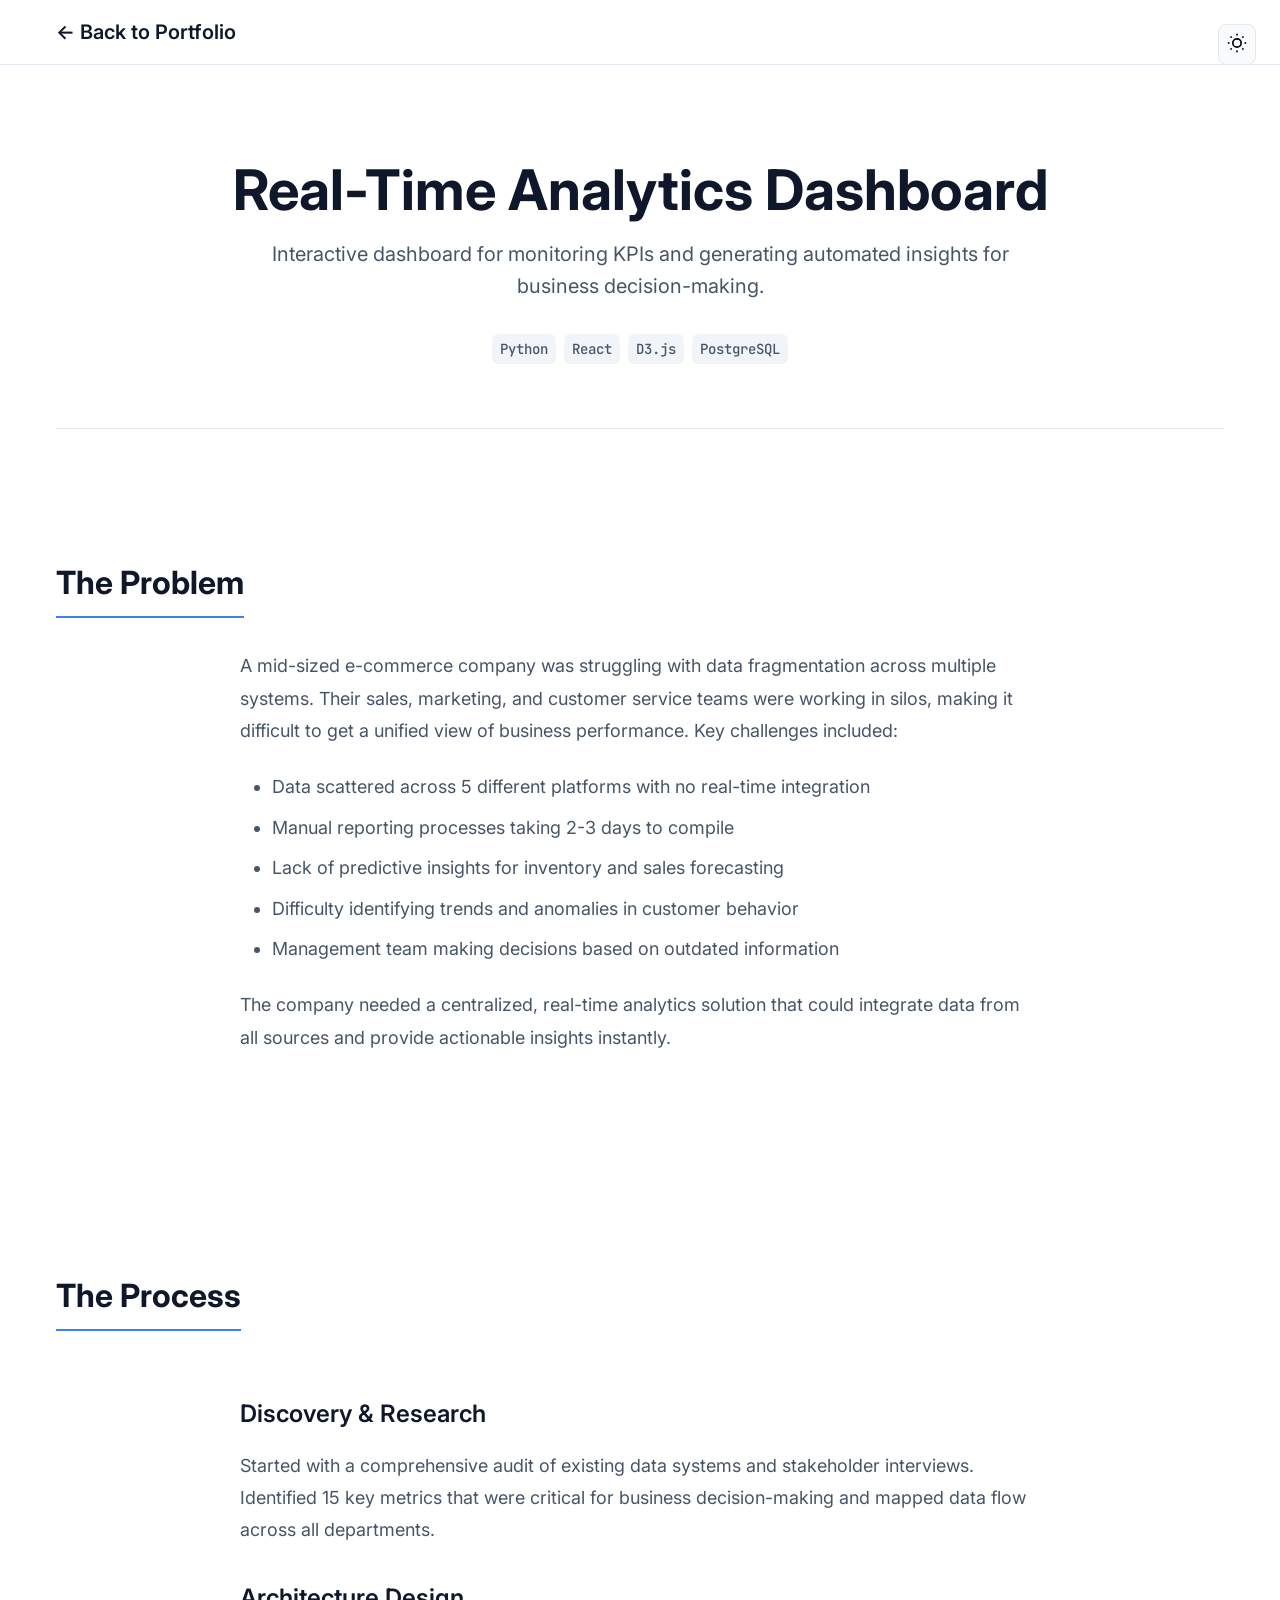
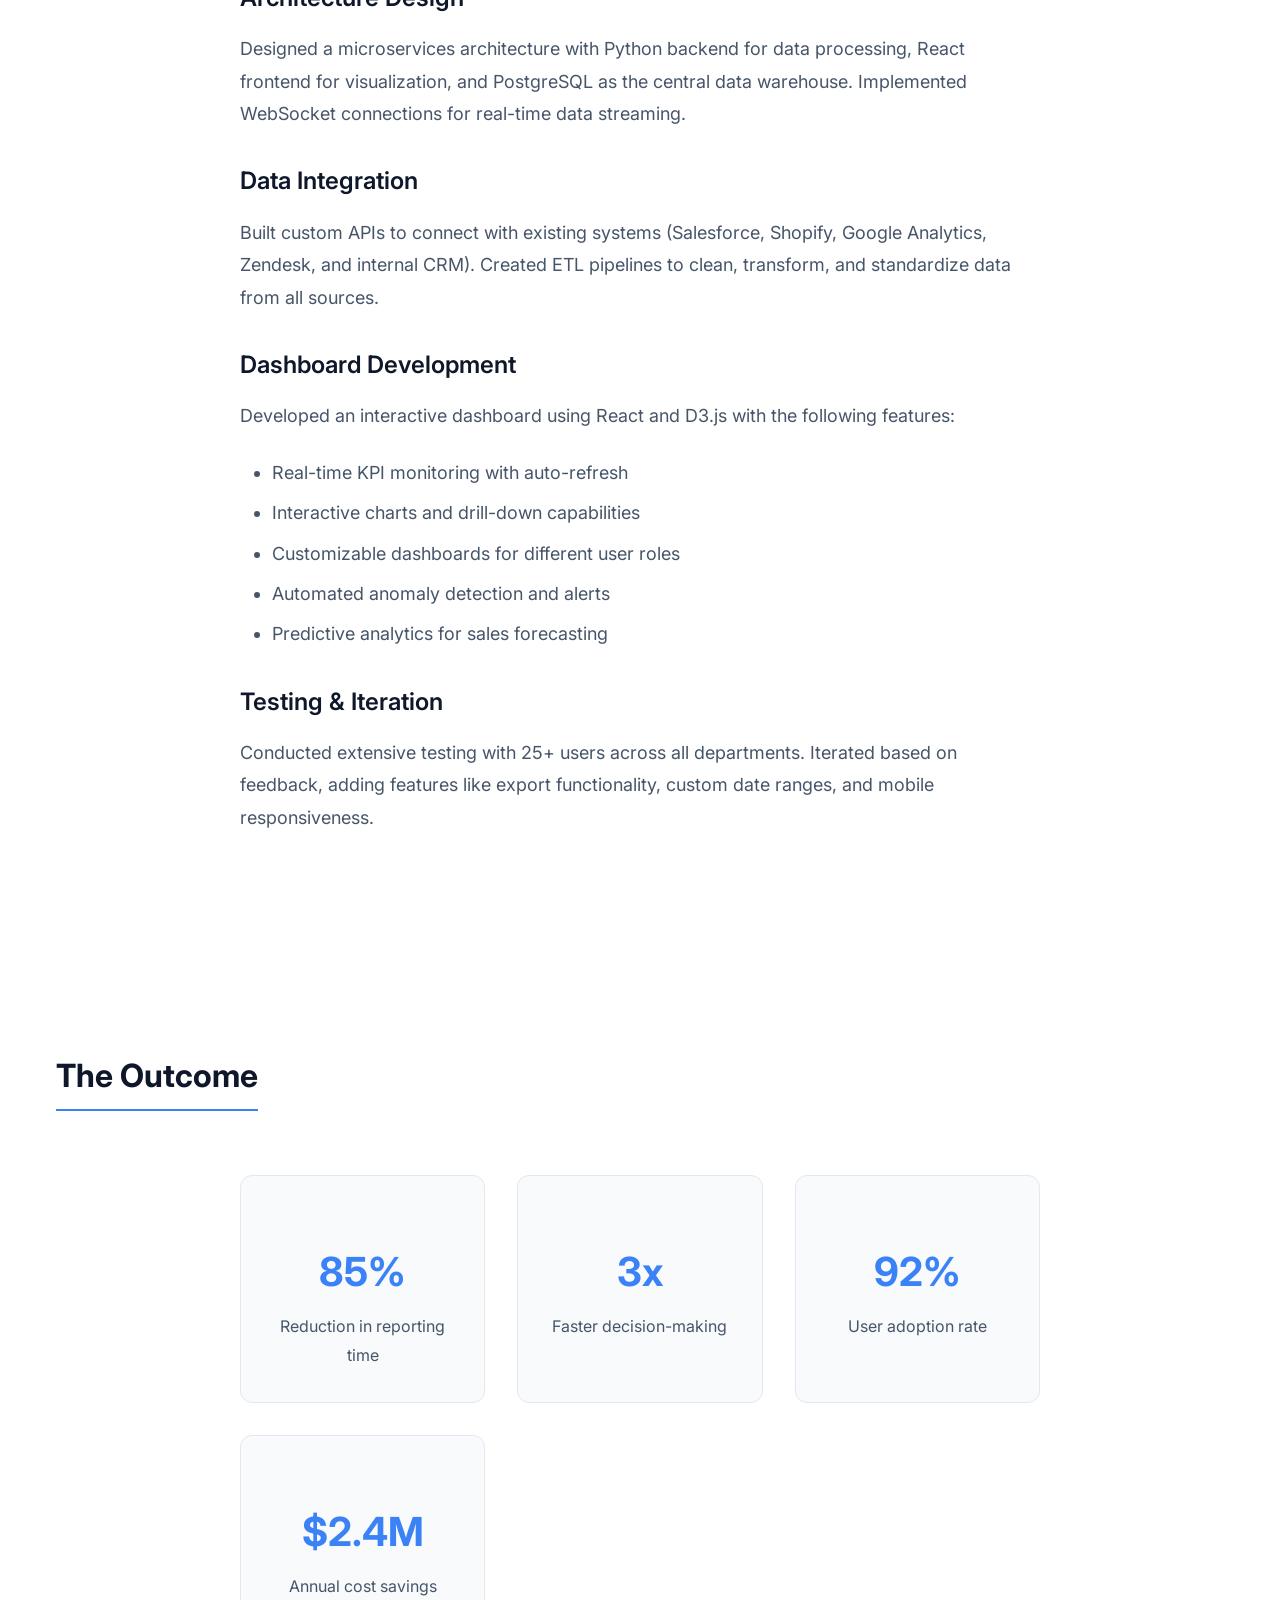
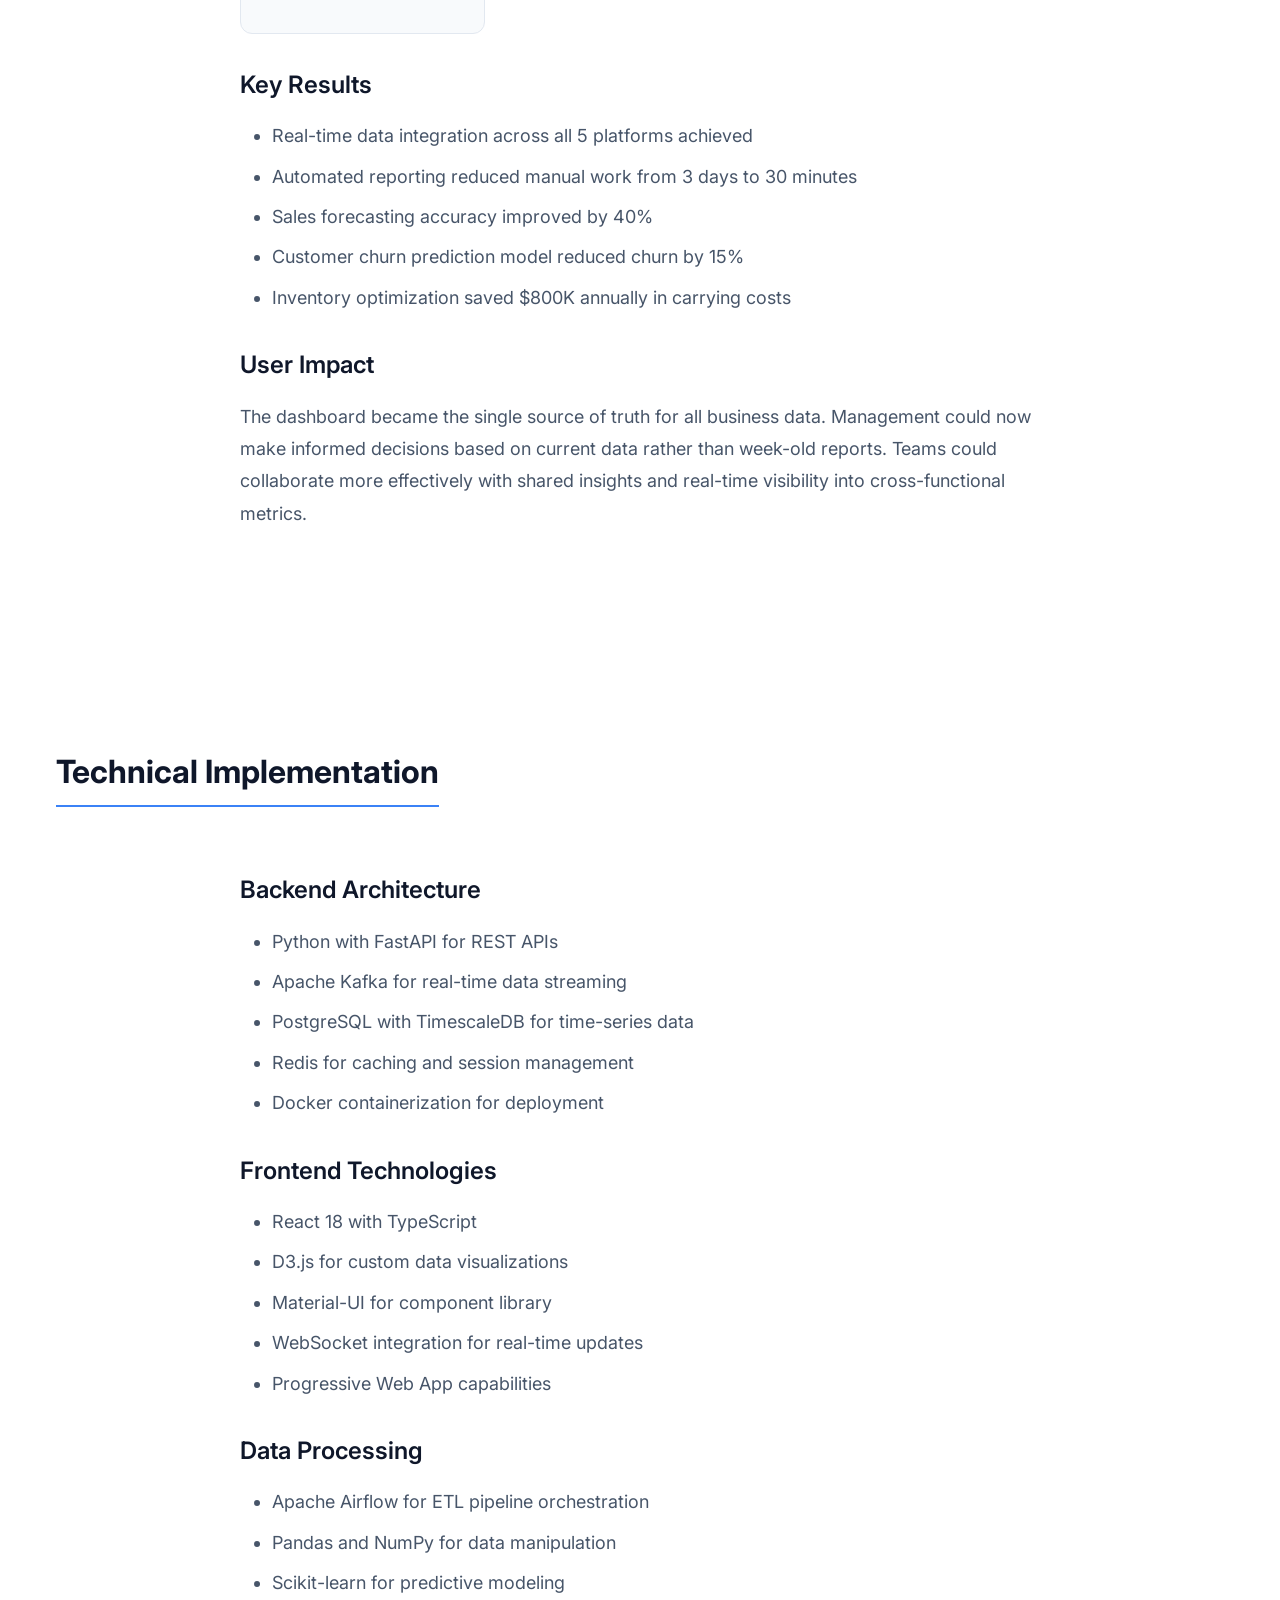
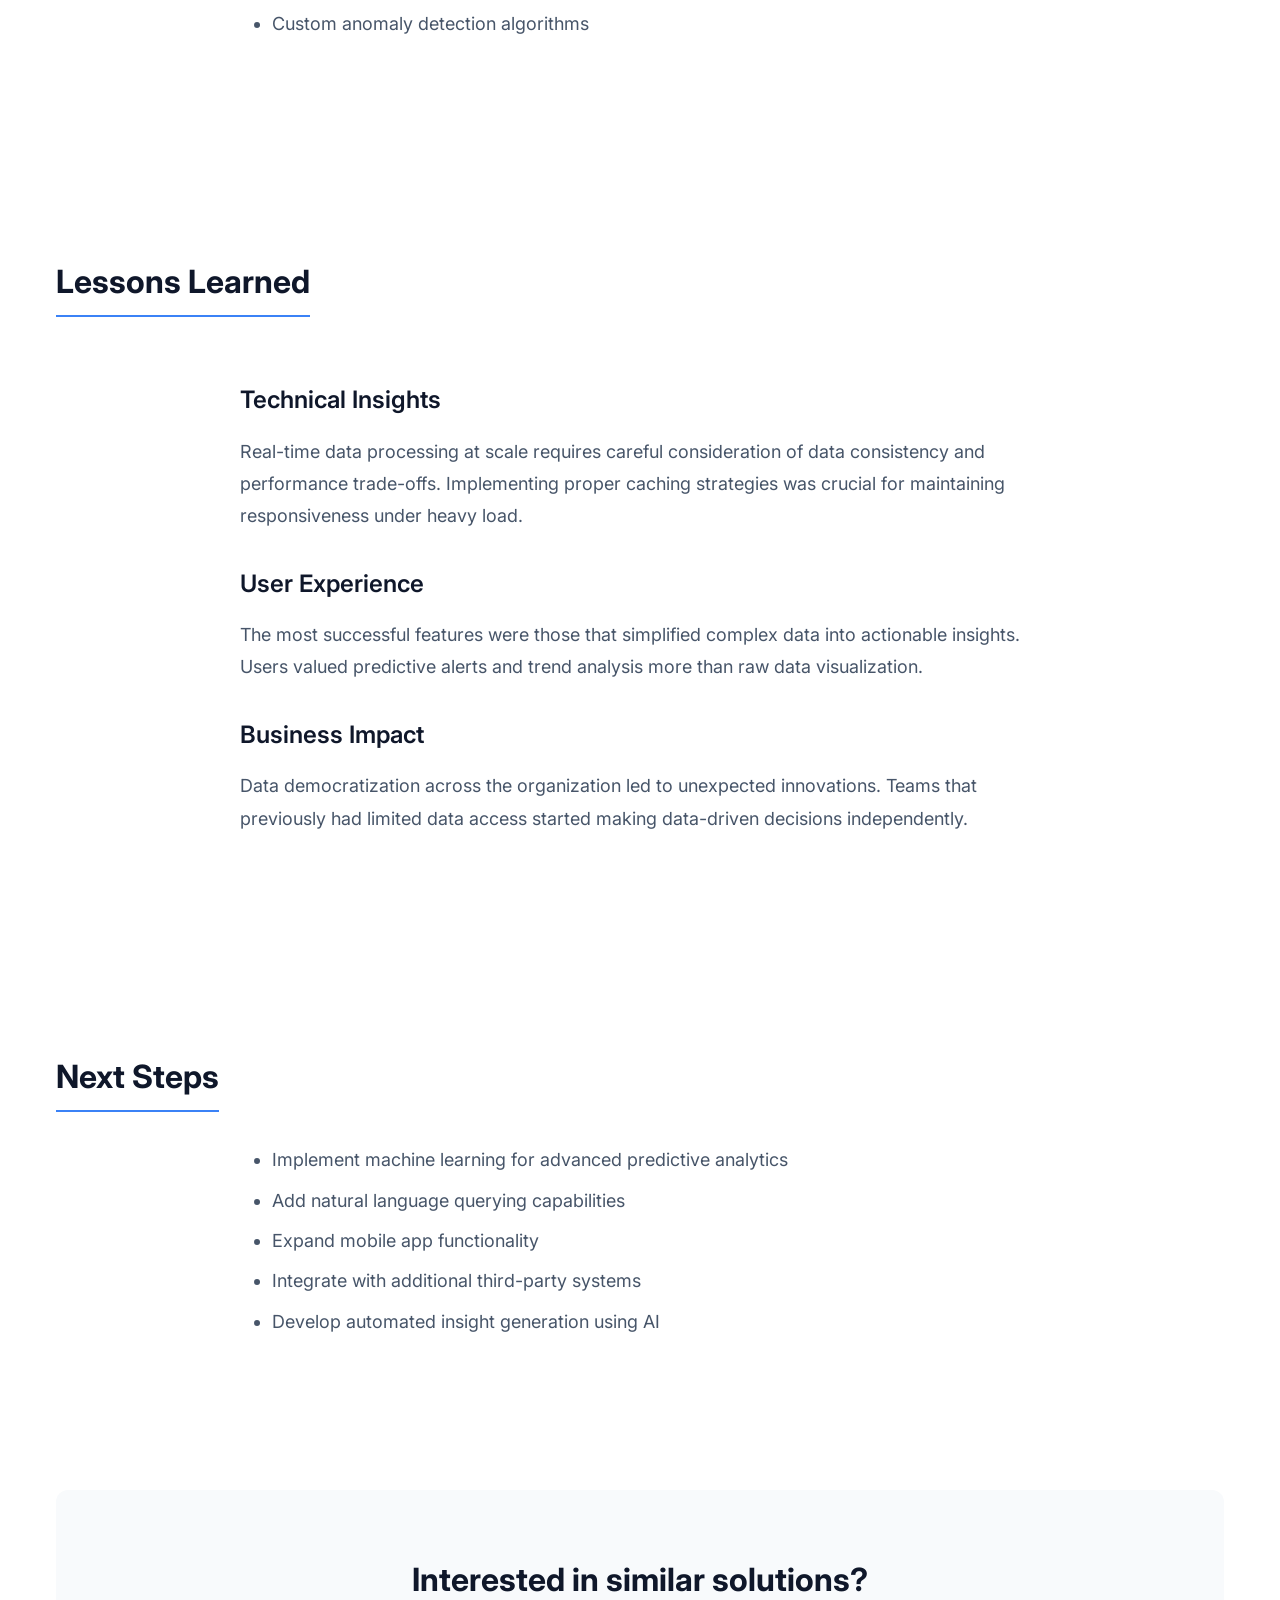
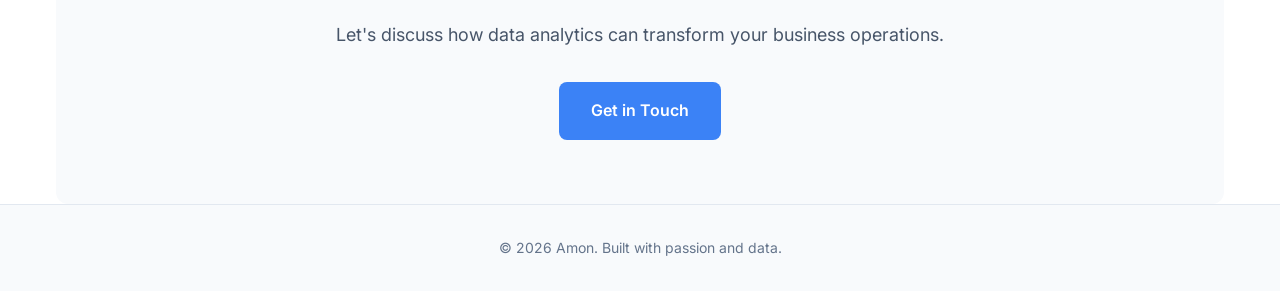
<file: case-study-1.html>
<!DOCTYPE html>
<html lang="en">
<head>
  <meta charset="UTF-8">
  <meta name="viewport" content="width=device-width, initial-scale=1.0">
  <title>Real-Time Analytics Dashboard - Case Study | Amon</title>
  <link rel="stylesheet" href="assets/css/style.css">
  <link rel="preconnect" href="https://fonts.googleapis.com">
  <link rel="preconnect" href="https://fonts.gstatic.com" crossorigin>
  <link href="https://fonts.googleapis.com/css2?family=Inter:wght@300;400;500;600;700&family=JetBrains+Mono:wght@400;500&display=swap" rel="stylesheet">
</head>
<body>
  <!-- Dark Mode Toggle -->
  <button class="dark-mode-toggle" aria-label="Toggle dark mode">
    <svg class="sun-icon" width="20" height="20" viewBox="0 0 24 24" fill="none" stroke="currentColor" stroke-width="2">
      <circle cx="12" cy="12" r="5"></circle>
      <line x1="12" y1="1" x2="12" y2="3"></line>
      <line x1="12" y1="21" x2="12" y2="23"></line>
      <line x1="4.22" y1="4.22" x2="5.64" y2="5.64"></line>
      <line x1="18.36" y1="18.36" x2="19.78" y2="19.78"></line>
      <line x1="1" y1="12" x2="3" y2="12"></line>
      <line x1="21" y1="12" x2="23" y2="12"></line>
      <line x1="4.22" y1="19.78" x2="5.64" y2="18.36"></line>
      <line x1="18.36" y1="5.64" x2="19.78" y2="4.22"></line>
    </svg>
    <svg class="moon-icon" width="20" height="20" viewBox="0 0 24 24" fill="none" stroke="currentColor" stroke-width="2">
      <path d="M21 12.79A9 9 0 1 1 11.21 3 7 7 0 0 0 21 12.79z"></path>
    </svg>
  </button>

  <!-- Navigation -->
  <nav class="nav">
    <div class="nav-container">
      <a href="index.html" class="nav-logo">← Back to Portfolio</a>
    </div>
  </nav>

  <main class="case-study">
    <div class="container">
      <!-- Hero Section -->
      <header class="case-study-hero">
        <h1>Real-Time Analytics Dashboard</h1>
        <p class="case-study-subtitle">Interactive dashboard for monitoring KPIs and generating automated insights for business decision-making.</p>
        <div class="case-study-meta">
          <span class="tech-tag">Python</span>
          <span class="tech-tag">React</span>
          <span class="tech-tag">D3.js</span>
          <span class="tech-tag">PostgreSQL</span>
        </div>
      </header>

      <!-- Problem Section -->
      <section class="case-study-section">
        <h2>The Problem</h2>
        <div class="case-study-content">
          <p>A mid-sized e-commerce company was struggling with data fragmentation across multiple systems. Their sales, marketing, and customer service teams were working in silos, making it difficult to get a unified view of business performance. Key challenges included:</p>
          <ul>
            <li>Data scattered across 5 different platforms with no real-time integration</li>
            <li>Manual reporting processes taking 2-3 days to compile</li>
            <li>Lack of predictive insights for inventory and sales forecasting</li>
            <li>Difficulty identifying trends and anomalies in customer behavior</li>
            <li>Management team making decisions based on outdated information</li>
          </ul>
          <p>The company needed a centralized, real-time analytics solution that could integrate data from all sources and provide actionable insights instantly.</p>
        </div>
      </section>

      <!-- Process Section -->
      <section class="case-study-section">
        <h2>The Process</h2>
        <div class="case-study-content">
          <h3>Discovery & Research</h3>
          <p>Started with a comprehensive audit of existing data systems and stakeholder interviews. Identified 15 key metrics that were critical for business decision-making and mapped data flow across all departments.</p>
          
          <h3>Architecture Design</h3>
          <p>Designed a microservices architecture with Python backend for data processing, React frontend for visualization, and PostgreSQL as the central data warehouse. Implemented WebSocket connections for real-time data streaming.</p>
          
          <h3>Data Integration</h3>
          <p>Built custom APIs to connect with existing systems (Salesforce, Shopify, Google Analytics, Zendesk, and internal CRM). Created ETL pipelines to clean, transform, and standardize data from all sources.</p>
          
          <h3>Dashboard Development</h3>
          <p>Developed an interactive dashboard using React and D3.js with the following features:</p>
          <ul>
            <li>Real-time KPI monitoring with auto-refresh</li>
            <li>Interactive charts and drill-down capabilities</li>
            <li>Customizable dashboards for different user roles</li>
            <li>Automated anomaly detection and alerts</li>
            <li>Predictive analytics for sales forecasting</li>
          </ul>
          
          <h3>Testing & Iteration</h3>
          <p>Conducted extensive testing with 25+ users across all departments. Iterated based on feedback, adding features like export functionality, custom date ranges, and mobile responsiveness.</p>
        </div>
      </section>

      <!-- Outcome Section -->
      <section class="case-study-section">
        <h2>The Outcome</h2>
        <div class="case-study-content">
          <div class="outcome-metrics">
            <div class="metric">
              <h3>85%</h3>
              <p>Reduction in reporting time</p>
            </div>
            <div class="metric">
              <h3>3x</h3>
              <p>Faster decision-making</p>
            </div>
            <div class="metric">
              <h3>92%</h3>
              <p>User adoption rate</p>
            </div>
            <div class="metric">
              <h3>$2.4M</h3>
              <p>Annual cost savings</p>
            </div>
          </div>
          
          <h3>Key Results</h3>
          <ul>
            <li>Real-time data integration across all 5 platforms achieved</li>
            <li>Automated reporting reduced manual work from 3 days to 30 minutes</li>
            <li>Sales forecasting accuracy improved by 40%</li>
            <li>Customer churn prediction model reduced churn by 15%</li>
            <li>Inventory optimization saved $800K annually in carrying costs</li>
          </ul>
          
          <h3>User Impact</h3>
          <p>The dashboard became the single source of truth for all business data. Management could now make informed decisions based on current data rather than week-old reports. Teams could collaborate more effectively with shared insights and real-time visibility into cross-functional metrics.</p>
        </div>
      </section>

      <!-- Technical Details -->
      <section class="case-study-section">
        <h2>Technical Implementation</h2>
        <div class="case-study-content">
          <h3>Backend Architecture</h3>
          <ul>
            <li>Python with FastAPI for REST APIs</li>
            <li>Apache Kafka for real-time data streaming</li>
            <li>PostgreSQL with TimescaleDB for time-series data</li>
            <li>Redis for caching and session management</li>
            <li>Docker containerization for deployment</li>
          </ul>
          
          <h3>Frontend Technologies</h3>
          <ul>
            <li>React 18 with TypeScript</li>
            <li>D3.js for custom data visualizations</li>
            <li>Material-UI for component library</li>
            <li>WebSocket integration for real-time updates</li>
            <li>Progressive Web App capabilities</li>
          </ul>
          
          <h3>Data Processing</h3>
          <ul>
            <li>Apache Airflow for ETL pipeline orchestration</li>
            <li>Pandas and NumPy for data manipulation</li>
            <li>Scikit-learn for predictive modeling</li>
            <li>Custom anomaly detection algorithms</li>
          </ul>
        </div>
      </section>

      <!-- Lessons Learned -->
      <section class="case-study-section">
        <h2>Lessons Learned</h2>
        <div class="case-study-content">
          <h3>Technical Insights</h3>
          <p>Real-time data processing at scale requires careful consideration of data consistency and performance trade-offs. Implementing proper caching strategies was crucial for maintaining responsiveness under heavy load.</p>
          
          <h3>User Experience</h3>
          <p>The most successful features were those that simplified complex data into actionable insights. Users valued predictive alerts and trend analysis more than raw data visualization.</p>
          
          <h3>Business Impact</h3>
          <p>Data democratization across the organization led to unexpected innovations. Teams that previously had limited data access started making data-driven decisions independently.</p>
        </div>
      </section>

      <!-- Next Steps -->
      <section class="case-study-section">
        <h2>Next Steps</h2>
        <div class="case-study-content">
          <ul>
            <li>Implement machine learning for advanced predictive analytics</li>
            <li>Add natural language querying capabilities</li>
            <li>Expand mobile app functionality</li>
            <li>Integrate with additional third-party systems</li>
            <li>Develop automated insight generation using AI</li>
          </ul>
        </div>
      </section>

      <!-- Call to Action -->
      <section class="case-study-cta">
        <h2>Interested in similar solutions?</h2>
        <p>Let's discuss how data analytics can transform your business operations.</p>
        <a href="index.html#contact" class="cta-button">Get in Touch</a>
      </section>
    </div>
  </main>

  <footer class="footer">
    <div class="container">
      <p>&copy; 2026 Amon. Built with passion and data.</p>
    </div>
  </footer>

  <script src="assets/js/script.js"></script>
</body>
</html>
</file>
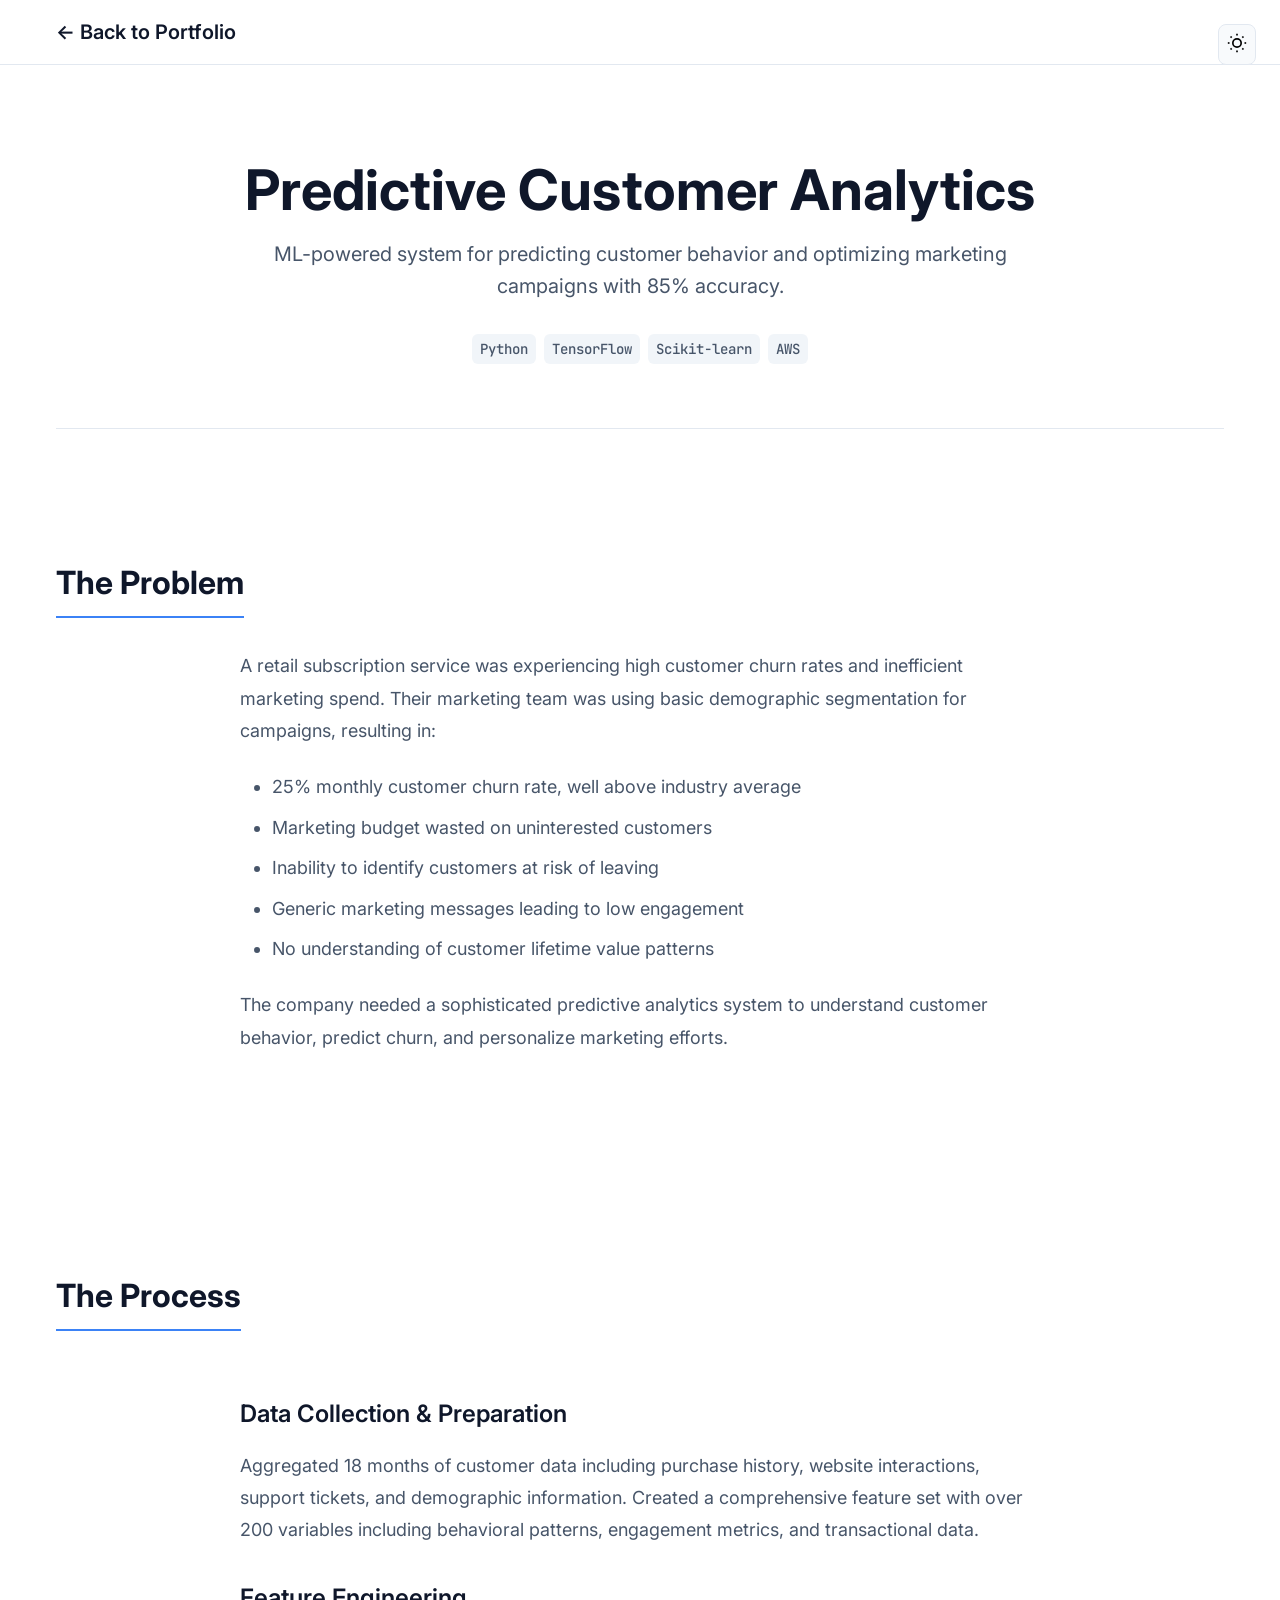
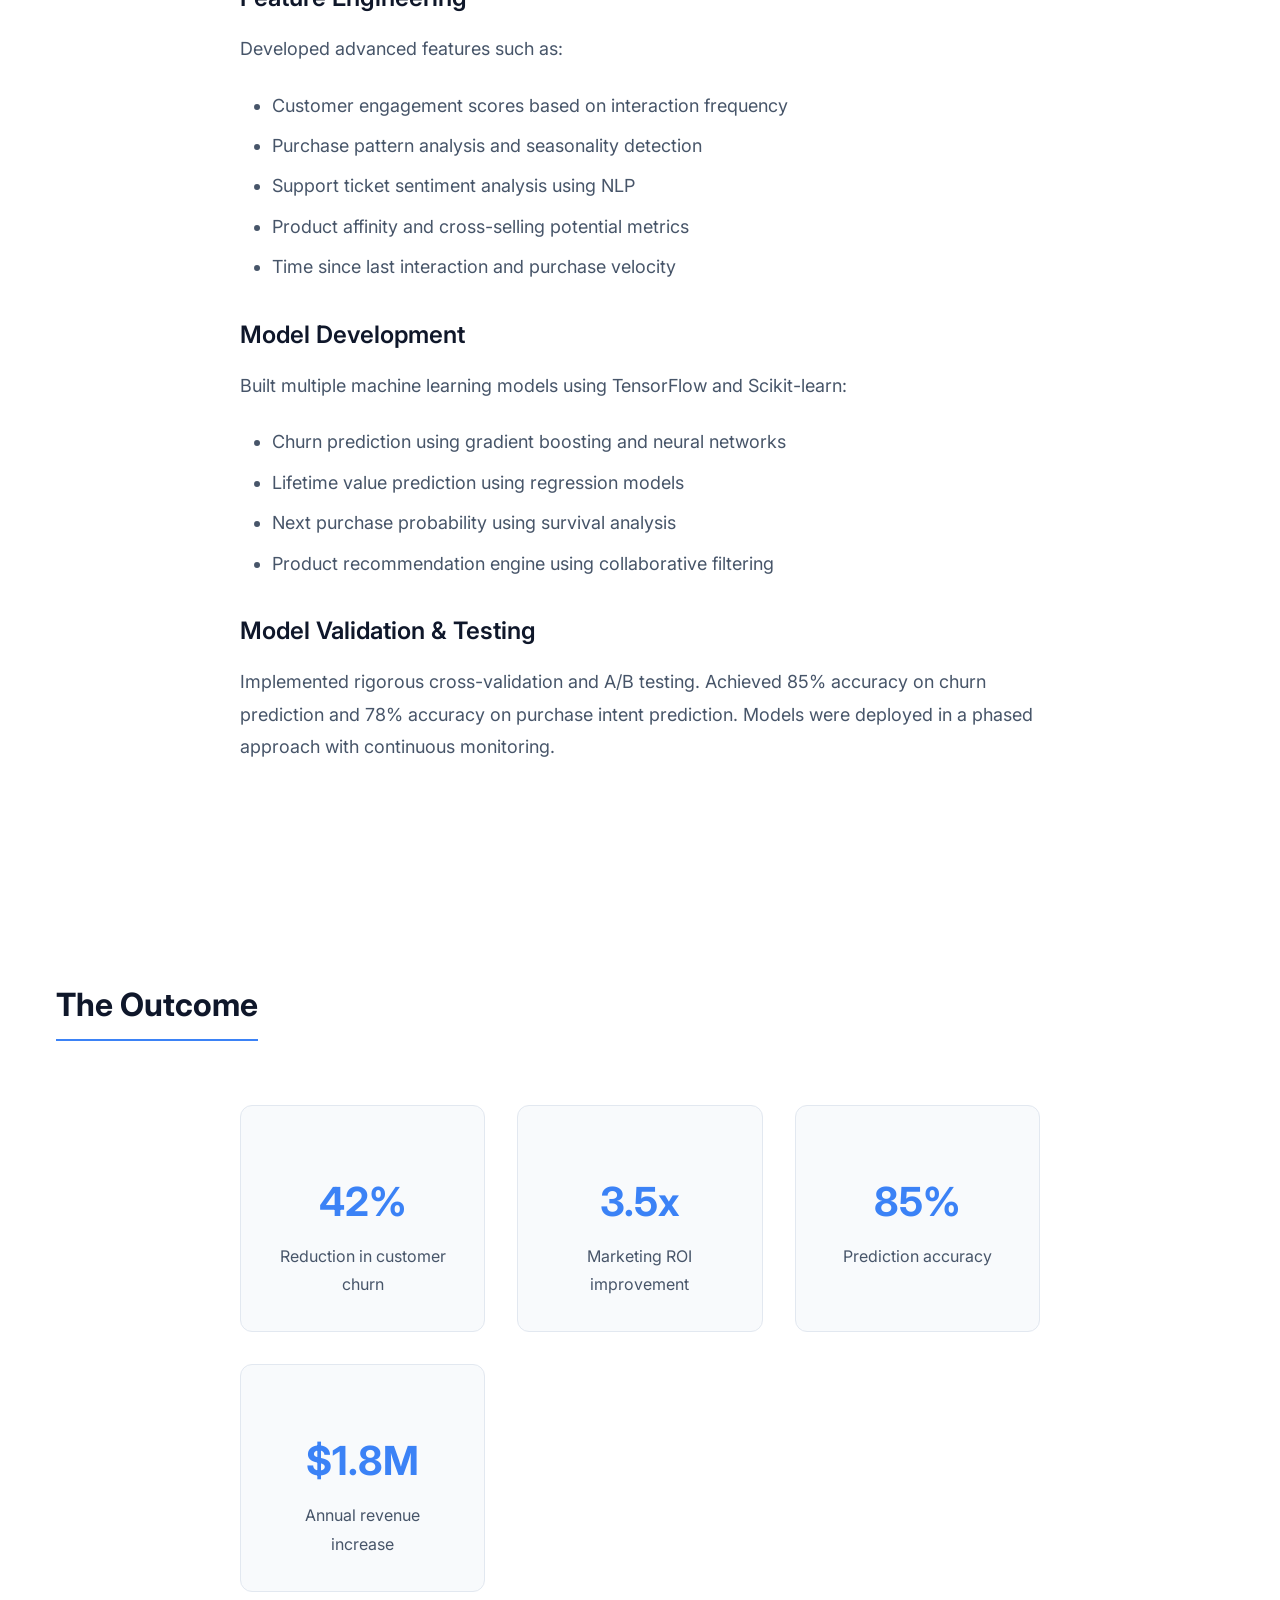
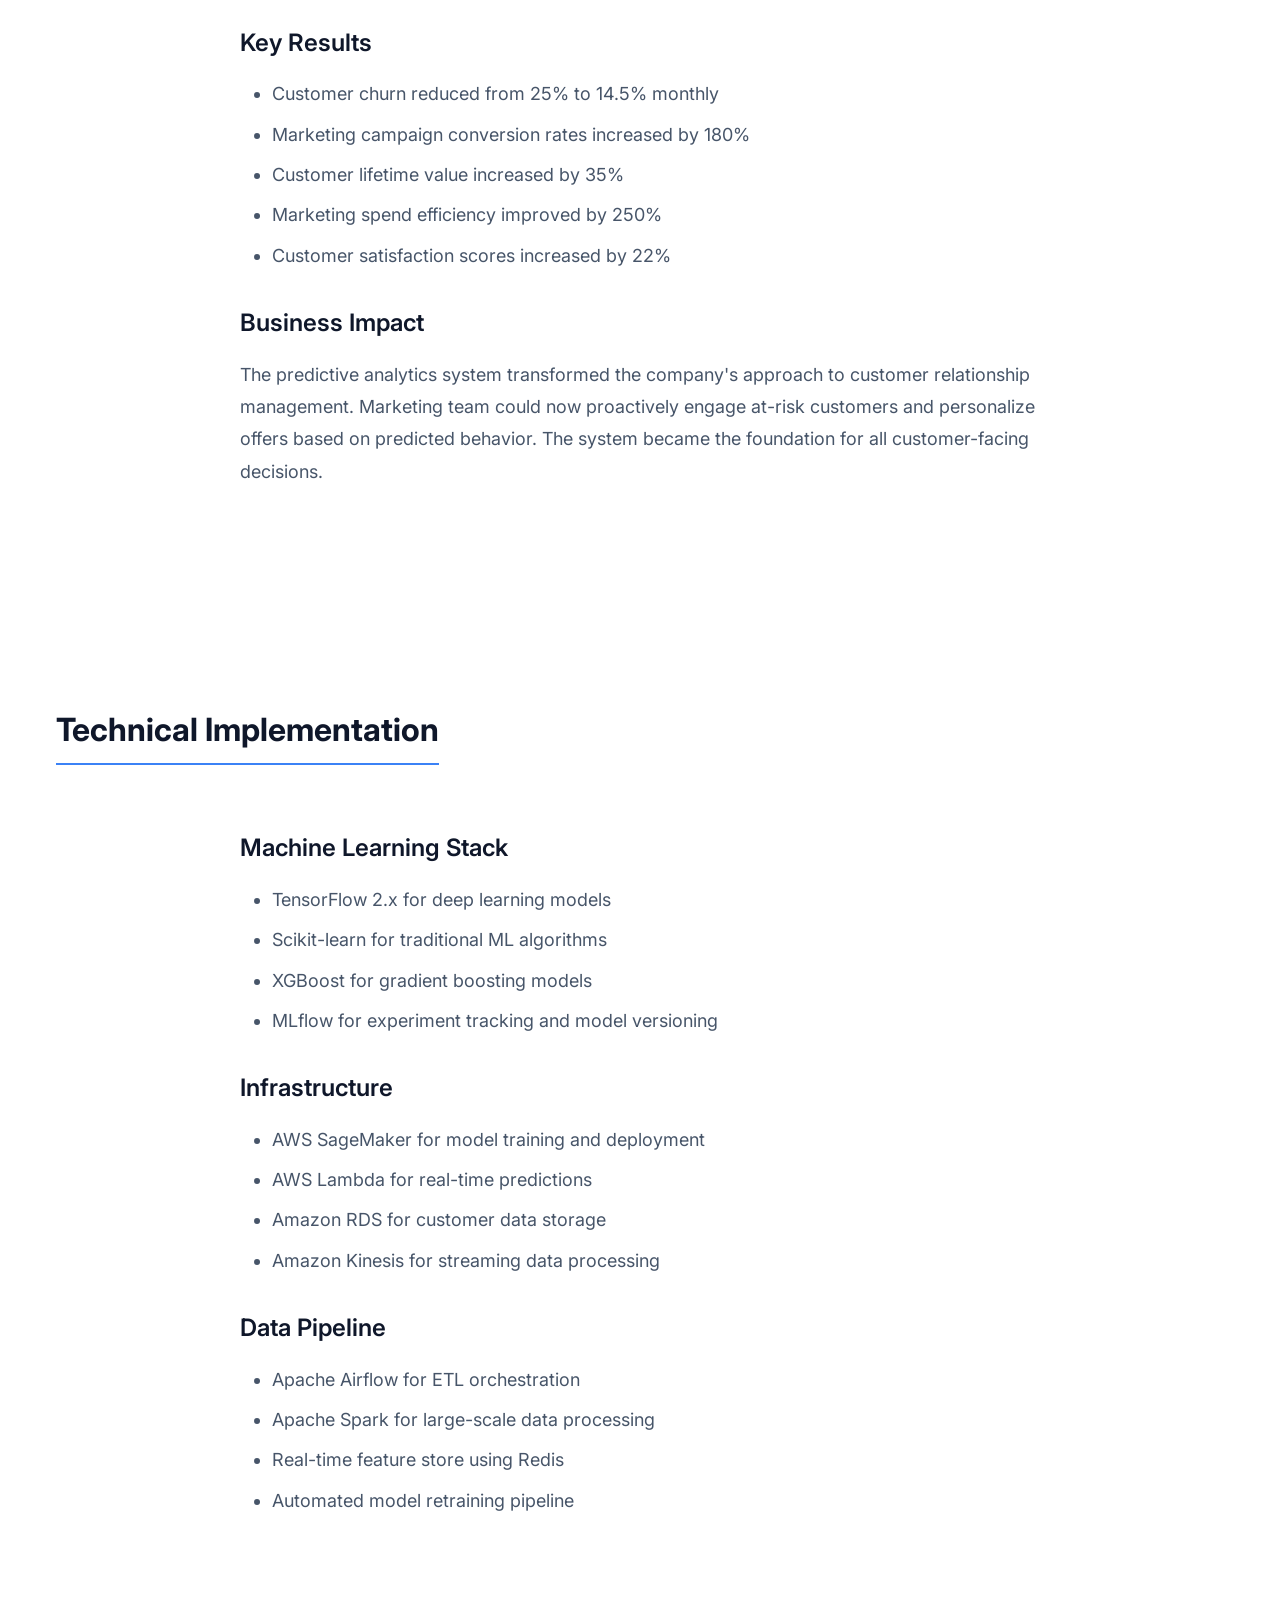
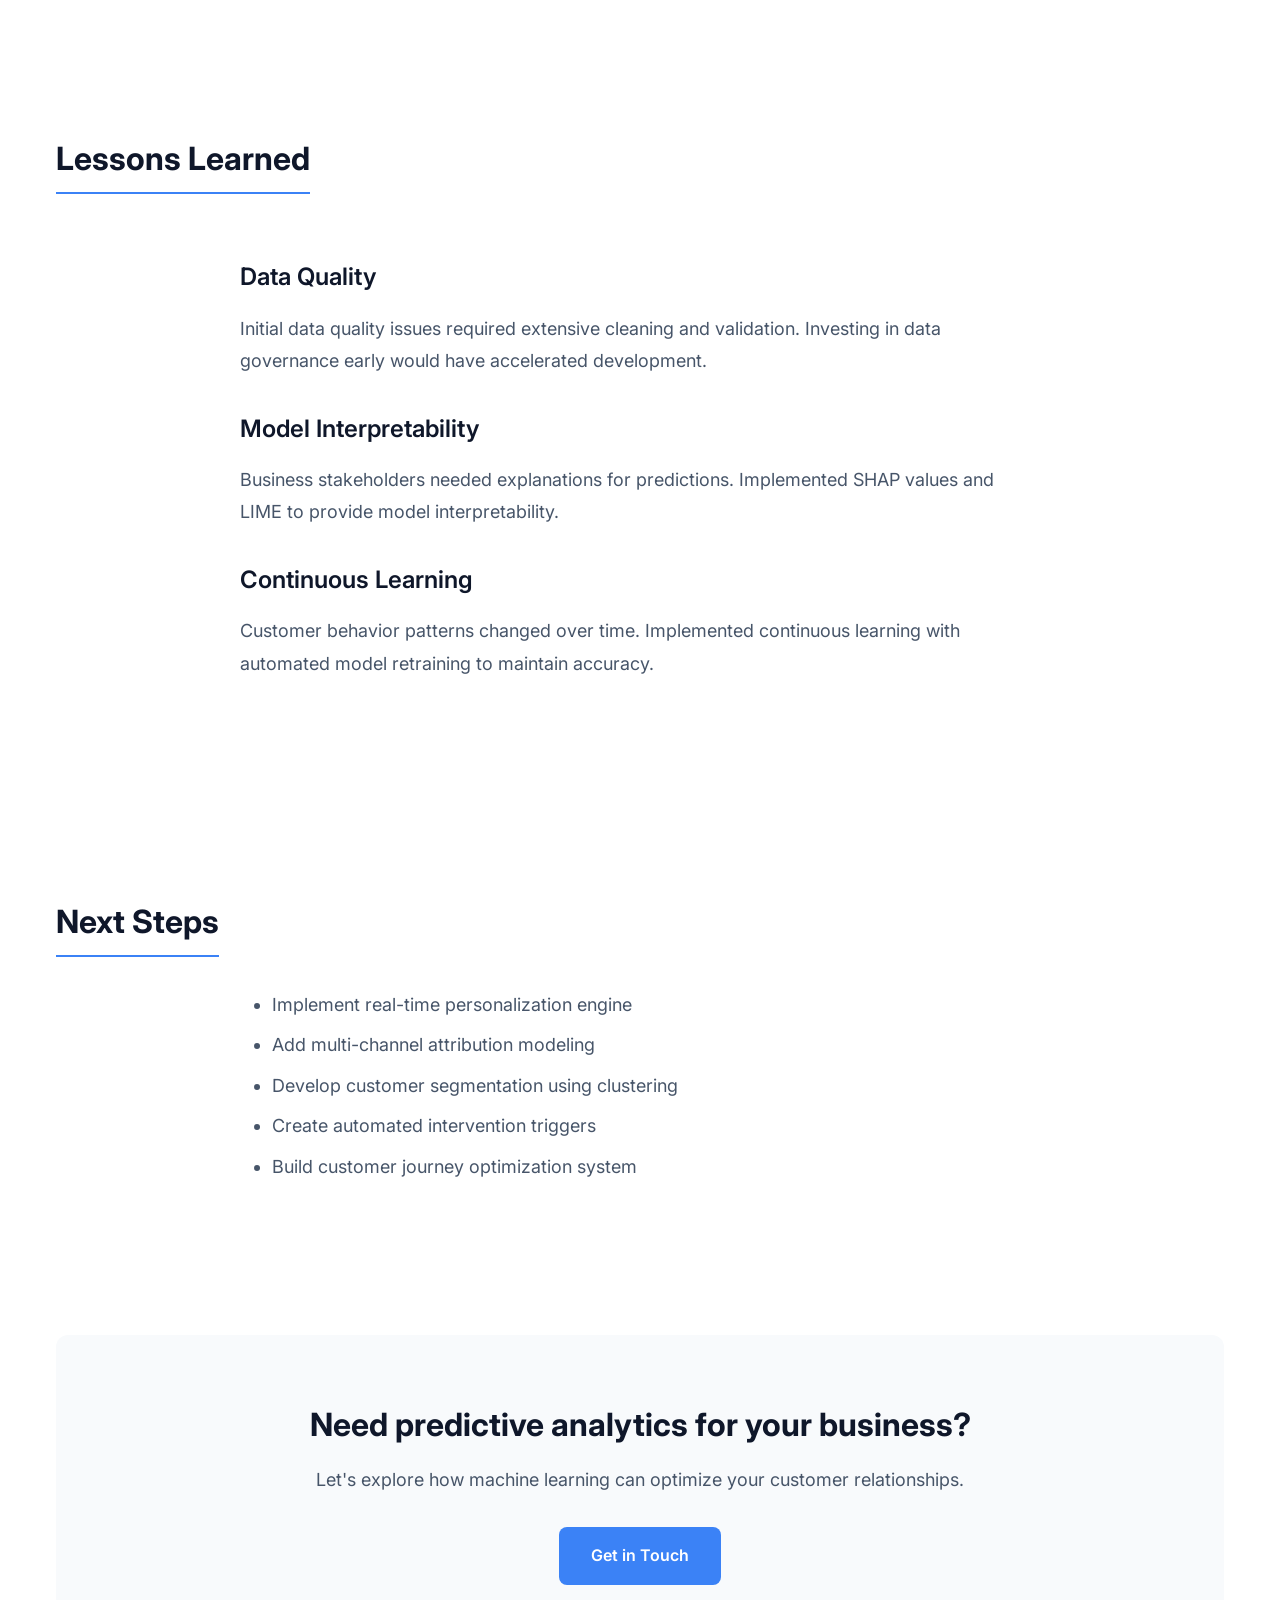
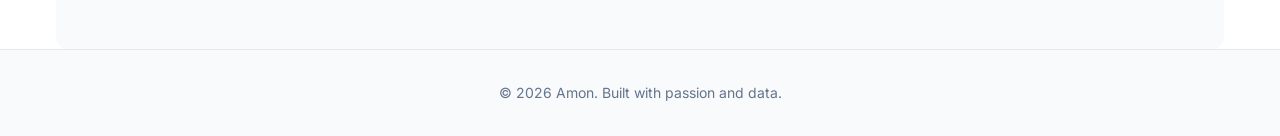
<file: case-study-2.html>
<!DOCTYPE html>
<html lang="en">
<head>
  <meta charset="UTF-8">
  <meta name="viewport" content="width=device-width, initial-scale=1.0">
  <title>Predictive Customer Analytics - Case Study | Amon</title>
  <link rel="stylesheet" href="assets/css/style.css">
  <link rel="preconnect" href="https://fonts.googleapis.com">
  <link rel="preconnect" href="https://fonts.gstatic.com" crossorigin>
  <link href="https://fonts.googleapis.com/css2?family=Inter:wght@300;400;500;600;700&family=JetBrains+Mono:wght@400;500&display=swap" rel="stylesheet">
</head>
<body>
  <!-- Dark Mode Toggle -->
  <button class="dark-mode-toggle" aria-label="Toggle dark mode">
    <svg class="sun-icon" width="20" height="20" viewBox="0 0 24 24" fill="none" stroke="currentColor" stroke-width="2">
      <circle cx="12" cy="12" r="5"></circle>
      <line x1="12" y1="1" x2="12" y2="3"></line>
      <line x1="12" y1="21" x2="12" y2="23"></line>
      <line x1="4.22" y1="4.22" x2="5.64" y2="5.64"></line>
      <line x1="18.36" y1="18.36" x2="19.78" y2="19.78"></line>
      <line x1="1" y1="12" x2="3" y2="12"></line>
      <line x1="21" y1="12" x2="23" y2="12"></line>
      <line x1="4.22" y1="19.78" x2="5.64" y2="18.36"></line>
      <line x1="18.36" y1="5.64" x2="19.78" y2="4.22"></line>
    </svg>
    <svg class="moon-icon" width="20" height="20" viewBox="0 0 24 24" fill="none" stroke="currentColor" stroke-width="2">
      <path d="M21 12.79A9 9 0 1 1 11.21 3 7 7 0 0 0 21 12.79z"></path>
    </svg>
  </button>

  <!-- Navigation -->
  <nav class="nav">
    <div class="nav-container">
      <a href="index.html" class="nav-logo">← Back to Portfolio</a>
    </div>
  </nav>

  <main class="case-study">
    <div class="container">
      <!-- Hero Section -->
      <header class="case-study-hero">
        <h1>Predictive Customer Analytics</h1>
        <p class="case-study-subtitle">ML-powered system for predicting customer behavior and optimizing marketing campaigns with 85% accuracy.</p>
        <div class="case-study-meta">
          <span class="tech-tag">Python</span>
          <span class="tech-tag">TensorFlow</span>
          <span class="tech-tag">Scikit-learn</span>
          <span class="tech-tag">AWS</span>
        </div>
      </header>

      <!-- Problem Section -->
      <section class="case-study-section">
        <h2>The Problem</h2>
        <div class="case-study-content">
          <p>A retail subscription service was experiencing high customer churn rates and inefficient marketing spend. Their marketing team was using basic demographic segmentation for campaigns, resulting in:</p>
          <ul>
            <li>25% monthly customer churn rate, well above industry average</li>
            <li>Marketing budget wasted on uninterested customers</li>
            <li>Inability to identify customers at risk of leaving</li>
            <li>Generic marketing messages leading to low engagement</li>
            <li>No understanding of customer lifetime value patterns</li>
          </ul>
          <p>The company needed a sophisticated predictive analytics system to understand customer behavior, predict churn, and personalize marketing efforts.</p>
        </div>
      </section>

      <!-- Process Section -->
      <section class="case-study-section">
        <h2>The Process</h2>
        <div class="case-study-content">
          <h3>Data Collection & Preparation</h3>
          <p>Aggregated 18 months of customer data including purchase history, website interactions, support tickets, and demographic information. Created a comprehensive feature set with over 200 variables including behavioral patterns, engagement metrics, and transactional data.</p>
          
          <h3>Feature Engineering</h3>
          <p>Developed advanced features such as:</p>
          <ul>
            <li>Customer engagement scores based on interaction frequency</li>
            <li>Purchase pattern analysis and seasonality detection</li>
            <li>Support ticket sentiment analysis using NLP</li>
            <li>Product affinity and cross-selling potential metrics</li>
            <li>Time since last interaction and purchase velocity</li>
          </ul>
          
          <h3>Model Development</h3>
          <p>Built multiple machine learning models using TensorFlow and Scikit-learn:</p>
          <ul>
            <li>Churn prediction using gradient boosting and neural networks</li>
            <li>Lifetime value prediction using regression models</li>
            <li>Next purchase probability using survival analysis</li>
            <li>Product recommendation engine using collaborative filtering</li>
          </ul>
          
          <h3>Model Validation & Testing</h3>
          <p>Implemented rigorous cross-validation and A/B testing. Achieved 85% accuracy on churn prediction and 78% accuracy on purchase intent prediction. Models were deployed in a phased approach with continuous monitoring.</p>
        </div>
      </section>

      <!-- Outcome Section -->
      <section class="case-study-section">
        <h2>The Outcome</h2>
        <div class="case-study-content">
          <div class="outcome-metrics">
            <div class="metric">
              <h3>42%</h3>
              <p>Reduction in customer churn</p>
            </div>
            <div class="metric">
              <h3>3.5x</h3>
              <p>Marketing ROI improvement</p>
            </div>
            <div class="metric">
              <h3>85%</h3>
              <p>Prediction accuracy</p>
            </div>
            <div class="metric">
              <h3>$1.8M</h3>
              <p>Annual revenue increase</p>
            </div>
          </div>
          
          <h3>Key Results</h3>
          <ul>
            <li>Customer churn reduced from 25% to 14.5% monthly</li>
            <li>Marketing campaign conversion rates increased by 180%</li>
            <li>Customer lifetime value increased by 35%</li>
            <li>Marketing spend efficiency improved by 250%</li>
            <li>Customer satisfaction scores increased by 22%</li>
          </ul>
          
          <h3>Business Impact</h3>
          <p>The predictive analytics system transformed the company's approach to customer relationship management. Marketing team could now proactively engage at-risk customers and personalize offers based on predicted behavior. The system became the foundation for all customer-facing decisions.</p>
        </div>
      </section>

      <!-- Technical Details -->
      <section class="case-study-section">
        <h2>Technical Implementation</h2>
        <div class="case-study-content">
          <h3>Machine Learning Stack</h3>
          <ul>
            <li>TensorFlow 2.x for deep learning models</li>
            <li>Scikit-learn for traditional ML algorithms</li>
            <li>XGBoost for gradient boosting models</li>
            <li>MLflow for experiment tracking and model versioning</li>
          </ul>
          
          <h3>Infrastructure</h3>
          <ul>
            <li>AWS SageMaker for model training and deployment</li>
            <li>AWS Lambda for real-time predictions</li>
            <li>Amazon RDS for customer data storage</li>
            <li>Amazon Kinesis for streaming data processing</li>
          </ul>
          
          <h3>Data Pipeline</h3>
          <ul>
            <li>Apache Airflow for ETL orchestration</li>
            <li>Apache Spark for large-scale data processing</li>
            <li>Real-time feature store using Redis</li>
            <li>Automated model retraining pipeline</li>
          </ul>
        </div>
      </section>

      <!-- Lessons Learned -->
      <section class="case-study-section">
        <h2>Lessons Learned</h2>
        <div class="case-study-content">
          <h3>Data Quality</h3>
          <p>Initial data quality issues required extensive cleaning and validation. Investing in data governance early would have accelerated development.</p>
          
          <h3>Model Interpretability</h3>
          <p>Business stakeholders needed explanations for predictions. Implemented SHAP values and LIME to provide model interpretability.</p>
          
          <h3>Continuous Learning</h3>
          <p>Customer behavior patterns changed over time. Implemented continuous learning with automated model retraining to maintain accuracy.</p>
        </div>
      </section>

      <!-- Next Steps -->
      <section class="case-study-section">
        <h2>Next Steps</h2>
        <div class="case-study-content">
          <ul>
            <li>Implement real-time personalization engine</li>
            <li>Add multi-channel attribution modeling</li>
            <li>Develop customer segmentation using clustering</li>
            <li>Create automated intervention triggers</li>
            <li>Build customer journey optimization system</li>
          </ul>
        </div>
      </section>

      <!-- Call to Action -->
      <section class="case-study-cta">
        <h2>Need predictive analytics for your business?</h2>
        <p>Let's explore how machine learning can optimize your customer relationships.</p>
        <a href="index.html#contact" class="cta-button">Get in Touch</a>
      </section>
    </div>
  </main>

  <footer class="footer">
    <div class="container">
      <p>&copy; 2026 Amon. Built with passion and data.</p>
    </div>
  </footer>

  <script src="assets/js/script.js"></script>
</body>
</html>
</file>
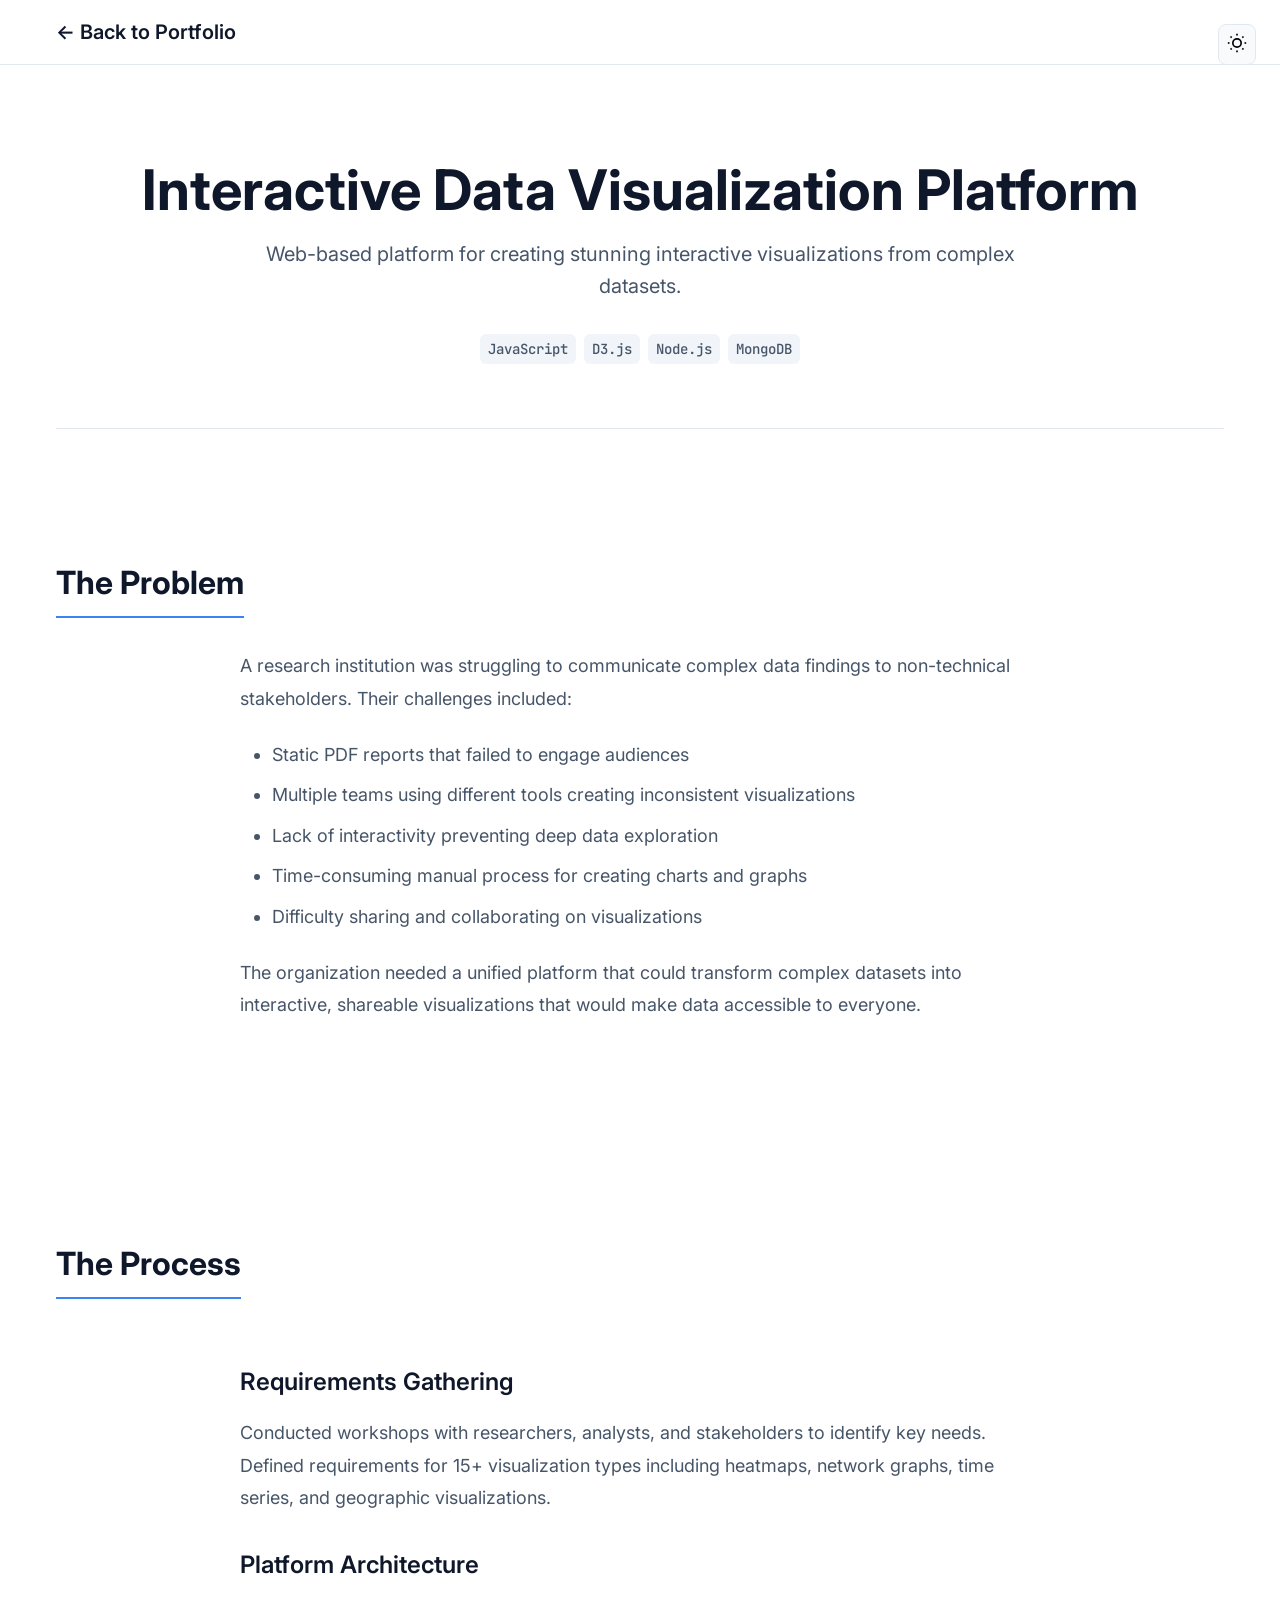
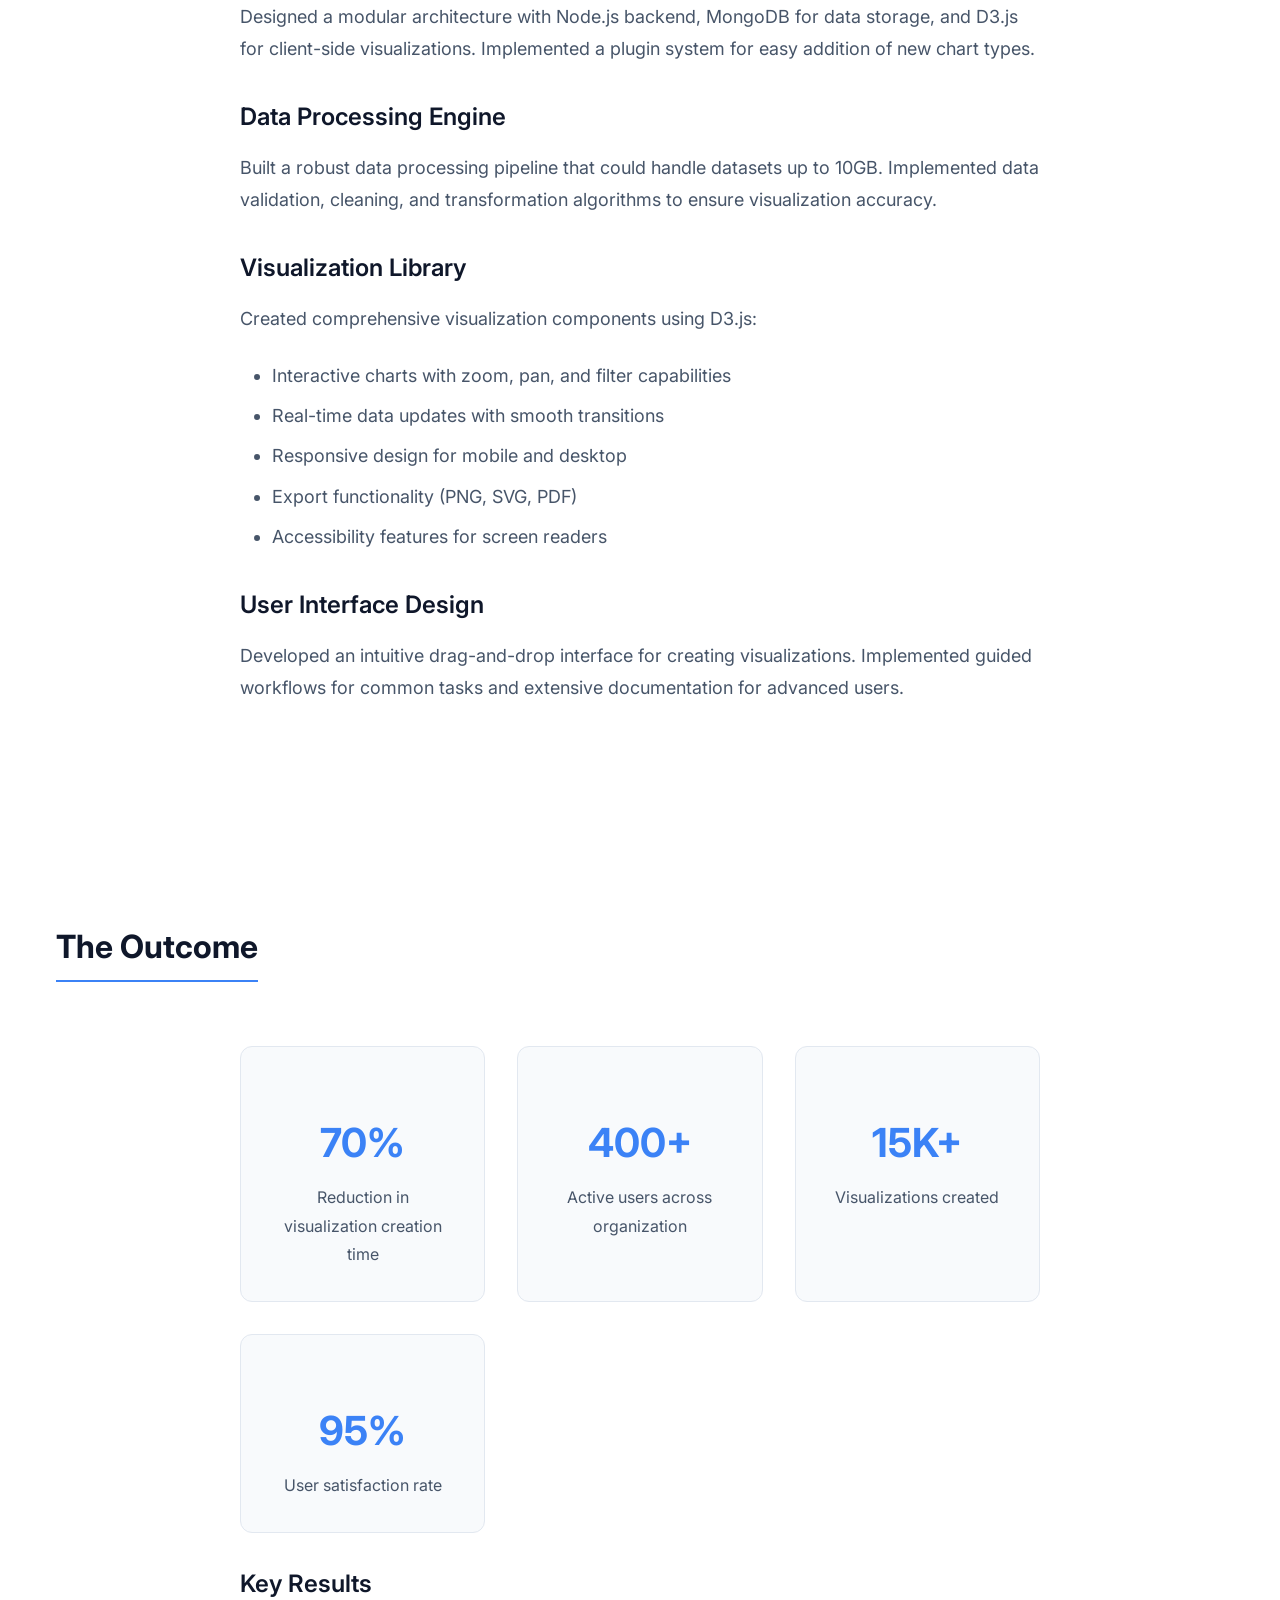
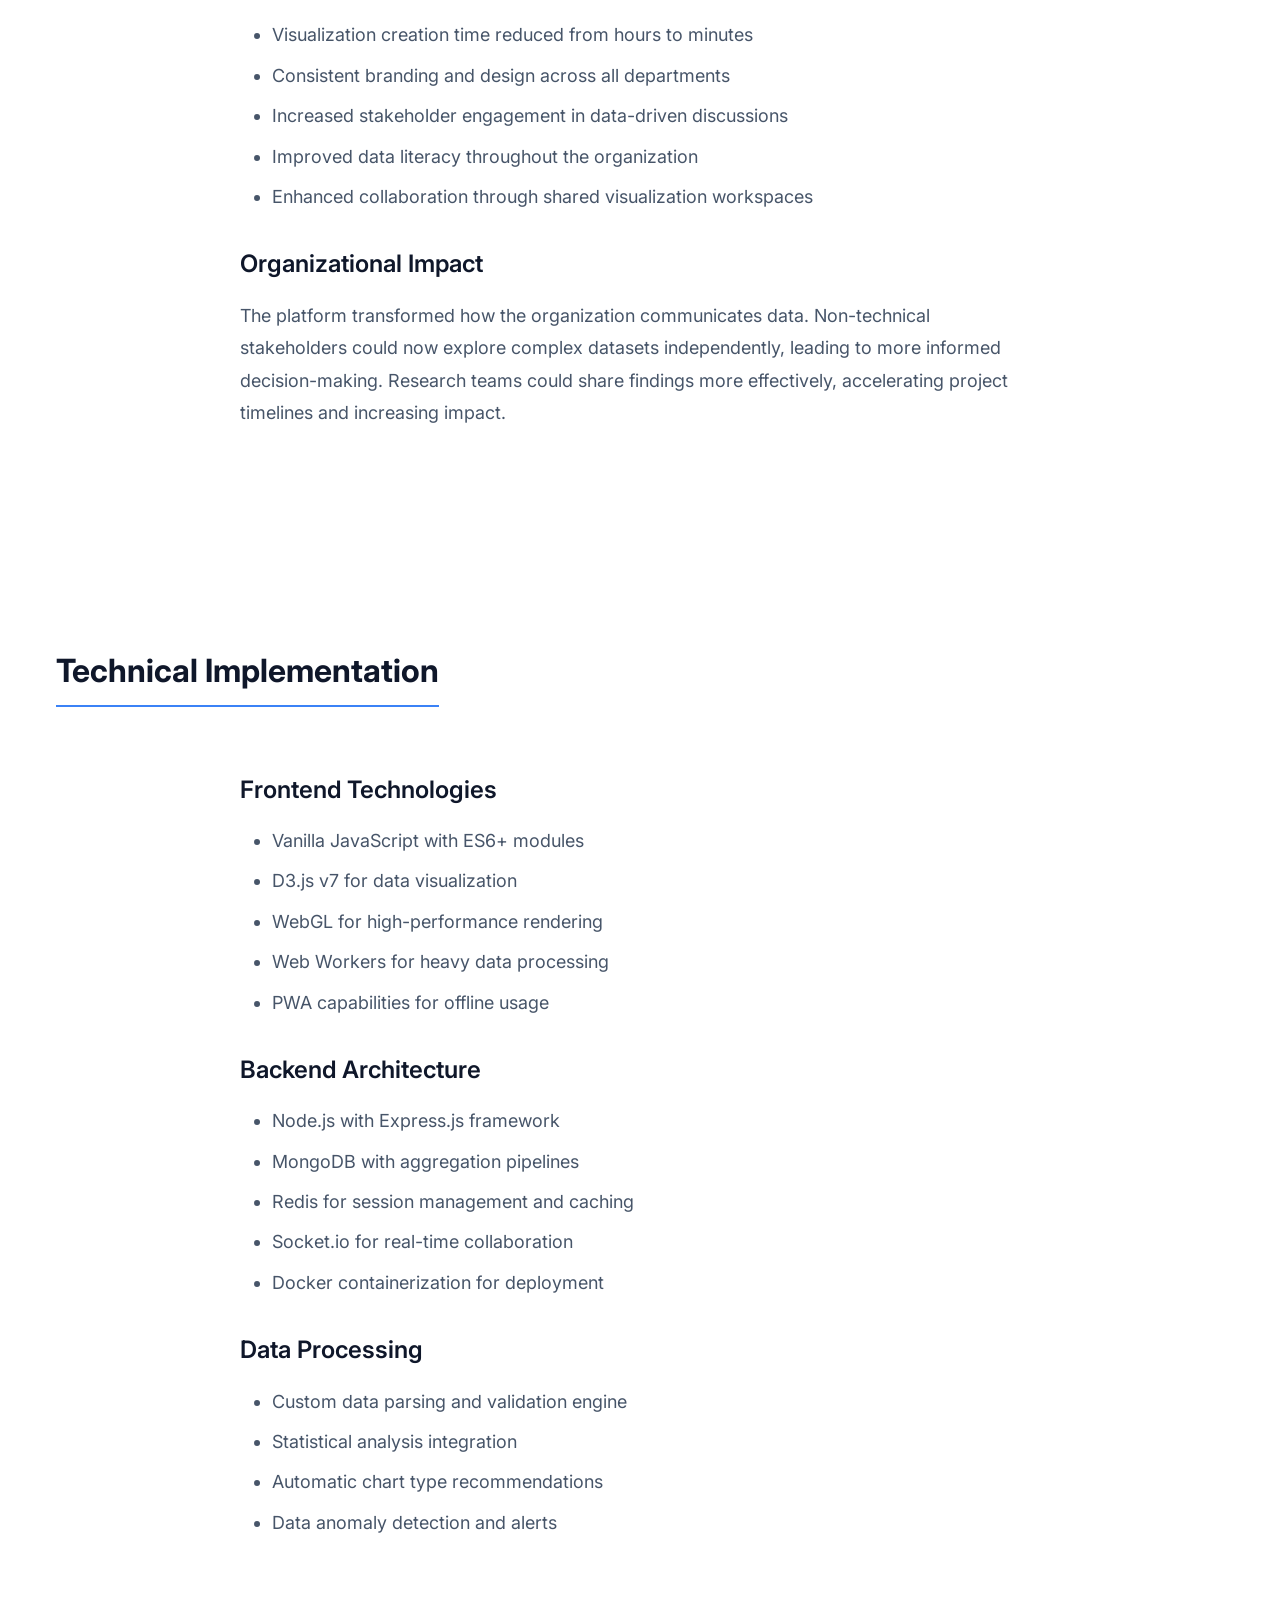
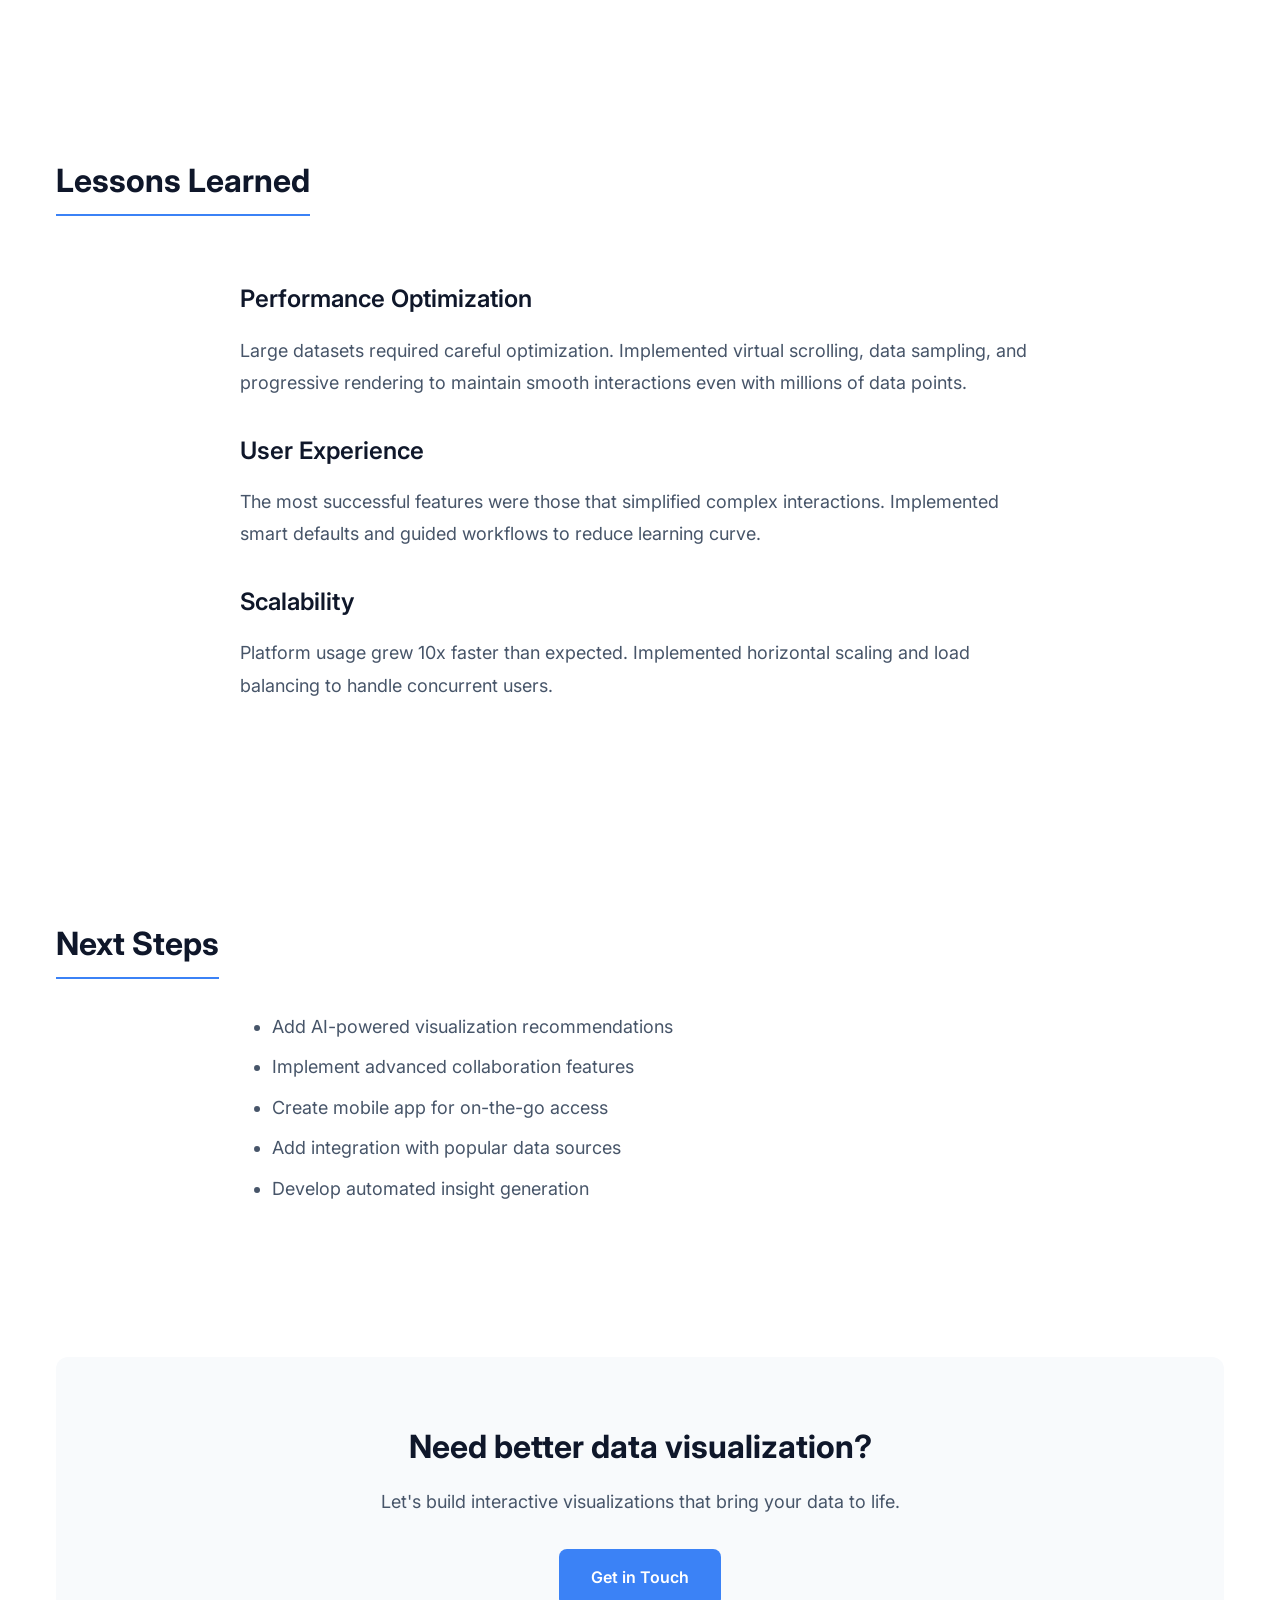
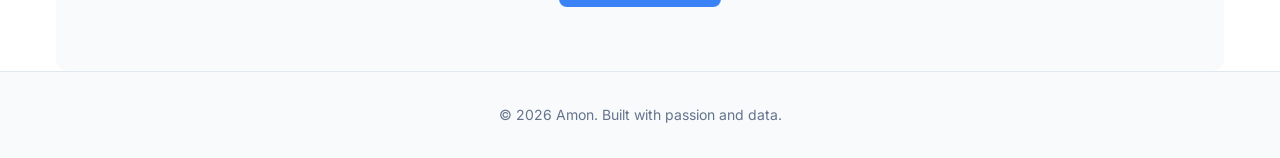
<file: case-study-3.html>
<!DOCTYPE html>
<html lang="en">
<head>
  <meta charset="UTF-8">
  <meta name="viewport" content="width=device-width, initial-scale=1.0">
  <title>Interactive Data Visualization Platform - Case Study | Amon</title>
  <link rel="stylesheet" href="assets/css/style.css">
  <link rel="preconnect" href="https://fonts.googleapis.com">
  <link rel="preconnect" href="https://fonts.gstatic.com" crossorigin>
  <link href="https://fonts.googleapis.com/css2?family=Inter:wght@300;400;500;600;700&family=JetBrains+Mono:wght@400;500&display=swap" rel="stylesheet">
</head>
<body>
  <!-- Dark Mode Toggle -->
  <button class="dark-mode-toggle" aria-label="Toggle dark mode">
    <svg class="sun-icon" width="20" height="20" viewBox="0 0 24 24" fill="none" stroke="currentColor" stroke-width="2">
      <circle cx="12" cy="12" r="5"></circle>
      <line x1="12" y1="1" x2="12" y2="3"></line>
      <line x1="12" y1="21" x2="12" y2="23"></line>
      <line x1="4.22" y1="4.22" x2="5.64" y2="5.64"></line>
      <line x1="18.36" y1="18.36" x2="19.78" y2="19.78"></line>
      <line x1="1" y1="12" x2="3" y2="12"></line>
      <line x1="21" y1="12" x2="23" y2="12"></line>
      <line x1="4.22" y1="19.78" x2="5.64" y2="18.36"></line>
      <line x1="18.36" y1="5.64" x2="19.78" y2="4.22"></line>
    </svg>
    <svg class="moon-icon" width="20" height="20" viewBox="0 0 24 24" fill="none" stroke="currentColor" stroke-width="2">
      <path d="M21 12.79A9 9 0 1 1 11.21 3 7 7 0 0 0 21 12.79z"></path>
    </svg>
  </button>

  <!-- Navigation -->
  <nav class="nav">
    <div class="nav-container">
      <a href="index.html" class="nav-logo">← Back to Portfolio</a>
    </div>
  </nav>

  <main class="case-study">
    <div class="container">
      <!-- Hero Section -->
      <header class="case-study-hero">
        <h1>Interactive Data Visualization Platform</h1>
        <p class="case-study-subtitle">Web-based platform for creating stunning interactive visualizations from complex datasets.</p>
        <div class="case-study-meta">
          <span class="tech-tag">JavaScript</span>
          <span class="tech-tag">D3.js</span>
          <span class="tech-tag">Node.js</span>
          <span class="tech-tag">MongoDB</span>
        </div>
      </header>

      <!-- Problem Section -->
      <section class="case-study-section">
        <h2>The Problem</h2>
        <div class="case-study-content">
          <p>A research institution was struggling to communicate complex data findings to non-technical stakeholders. Their challenges included:</p>
          <ul>
            <li>Static PDF reports that failed to engage audiences</li>
            <li>Multiple teams using different tools creating inconsistent visualizations</li>
            <li>Lack of interactivity preventing deep data exploration</li>
            <li>Time-consuming manual process for creating charts and graphs</li>
            <li>Difficulty sharing and collaborating on visualizations</li>
          </ul>
          <p>The organization needed a unified platform that could transform complex datasets into interactive, shareable visualizations that would make data accessible to everyone.</p>
        </div>
      </section>

      <!-- Process Section -->
      <section class="case-study-section">
        <h2>The Process</h2>
        <div class="case-study-content">
          <h3>Requirements Gathering</h3>
          <p>Conducted workshops with researchers, analysts, and stakeholders to identify key needs. Defined requirements for 15+ visualization types including heatmaps, network graphs, time series, and geographic visualizations.</p>
          
          <h3>Platform Architecture</h3>
          <p>Designed a modular architecture with Node.js backend, MongoDB for data storage, and D3.js for client-side visualizations. Implemented a plugin system for easy addition of new chart types.</p>
          
          <h3>Data Processing Engine</h3>
          <p>Built a robust data processing pipeline that could handle datasets up to 10GB. Implemented data validation, cleaning, and transformation algorithms to ensure visualization accuracy.</p>
          
          <h3>Visualization Library</h3>
          <p>Created comprehensive visualization components using D3.js:</p>
          <ul>
            <li>Interactive charts with zoom, pan, and filter capabilities</li>
            <li>Real-time data updates with smooth transitions</li>
            <li>Responsive design for mobile and desktop</li>
            <li>Export functionality (PNG, SVG, PDF)</li>
            <li>Accessibility features for screen readers</li>
          </ul>
          
          <h3>User Interface Design</h3>
          <p>Developed an intuitive drag-and-drop interface for creating visualizations. Implemented guided workflows for common tasks and extensive documentation for advanced users.</p>
        </div>
      </section>

      <!-- Outcome Section -->
      <section class="case-study-section">
        <h2>The Outcome</h2>
        <div class="case-study-content">
          <div class="outcome-metrics">
            <div class="metric">
              <h3>70%</h3>
              <p>Reduction in visualization creation time</p>
            </div>
            <div class="metric">
              <h3>400+</h3>
              <p>Active users across organization</p>
            </div>
            <div class="metric">
              <h3>15K+</h3>
              <p>Visualizations created</p>
            </div>
            <div class="metric">
              <h3>95%</h3>
              <p>User satisfaction rate</p>
            </div>
          </div>
          
          <h3>Key Results</h3>
          <ul>
            <li>Visualization creation time reduced from hours to minutes</li>
            <li>Consistent branding and design across all departments</li>
            <li>Increased stakeholder engagement in data-driven discussions</li>
            <li>Improved data literacy throughout the organization</li>
            <li>Enhanced collaboration through shared visualization workspaces</li>
          </ul>
          
          <h3>Organizational Impact</h3>
          <p>The platform transformed how the organization communicates data. Non-technical stakeholders could now explore complex datasets independently, leading to more informed decision-making. Research teams could share findings more effectively, accelerating project timelines and increasing impact.</p>
        </div>
      </section>

      <!-- Technical Details -->
      <section class="case-study-section">
        <h2>Technical Implementation</h2>
        <div class="case-study-content">
          <h3>Frontend Technologies</h3>
          <ul>
            <li>Vanilla JavaScript with ES6+ modules</li>
            <li>D3.js v7 for data visualization</li>
            <li>WebGL for high-performance rendering</li>
            <li>Web Workers for heavy data processing</li>
            <li>PWA capabilities for offline usage</li>
          </ul>
          
          <h3>Backend Architecture</h3>
          <ul>
            <li>Node.js with Express.js framework</li>
            <li>MongoDB with aggregation pipelines</li>
            <li>Redis for session management and caching</li>
            <li>Socket.io for real-time collaboration</li>
            <li>Docker containerization for deployment</li>
          </ul>
          
          <h3>Data Processing</h3>
          <ul>
            <li>Custom data parsing and validation engine</li>
            <li>Statistical analysis integration</li>
            <li>Automatic chart type recommendations</li>
            <li>Data anomaly detection and alerts</li>
          </ul>
        </div>
      </section>

      <!-- Lessons Learned -->
      <section class="case-study-section">
        <h2>Lessons Learned</h2>
        <div class="case-study-content">
          <h3>Performance Optimization</h3>
          <p>Large datasets required careful optimization. Implemented virtual scrolling, data sampling, and progressive rendering to maintain smooth interactions even with millions of data points.</p>
          
          <h3>User Experience</h3>
          <p>The most successful features were those that simplified complex interactions. Implemented smart defaults and guided workflows to reduce learning curve.</p>
          
          <h3>Scalability</h3>
          <p>Platform usage grew 10x faster than expected. Implemented horizontal scaling and load balancing to handle concurrent users.</p>
        </div>
      </section>

      <!-- Next Steps -->
      <section class="case-study-section">
        <h2>Next Steps</h2>
        <div class="case-study-content">
          <ul>
            <li>Add AI-powered visualization recommendations</li>
            <li>Implement advanced collaboration features</li>
            <li>Create mobile app for on-the-go access</li>
            <li>Add integration with popular data sources</li>
            <li>Develop automated insight generation</li>
          </ul>
        </div>
      </section>

      <!-- Call to Action -->
      <section class="case-study-cta">
        <h2>Need better data visualization?</h2>
        <p>Let's build interactive visualizations that bring your data to life.</p>
        <a href="index.html#contact" class="cta-button">Get in Touch</a>
      </section>
    </div>
  </main>

  <footer class="footer">
    <div class="container">
      <p>&copy; 2026 Amon. Built with passion and data.</p>
    </div>
  </footer>

  <script src="assets/js/script.js"></script>
</body>
</html>
</file>
<file: assets/css/style.css>
/* ===== CSS RESET ===== */
* {
  margin: 0;
  padding: 0;
  box-sizing: border-box;
}

/* ===== CSS CUSTOM PROPERTIES ===== */
:root {
  /* Colors - Light Mode */
  --bg-primary: #ffffff;
  --bg-secondary: #f8fafc;
  --bg-tertiary: #f1f5f9;
  --text-primary: #0f172a;
  --text-secondary: #475569;
  --text-tertiary: #64748b;
  --accent: #3b82f6;
  --accent-hover: #2563eb;
  --border: #e2e8f0;
  --shadow-sm: 0 1px 2px 0 rgb(0 0 0 / 0.05);
  --shadow-md: 0 4px 6px -1px rgb(0 0 0 / 0.1);
  --shadow-lg: 0 10px 15px -3px rgb(0 0 0 / 0.1);
  
  /* Typography */
  --font-sans: 'Inter', -apple-system, BlinkMacSystemFont, 'Segoe UI', sans-serif;
  --font-mono: 'JetBrains Mono', 'Fira Code', Consolas, monospace;
  
  /* Spacing */
  --space-xs: 0.25rem;
  --space-sm: 0.5rem;
  --space-md: 1rem;
  --space-lg: 1.5rem;
  --space-xl: 2rem;
  --space-2xl: 3rem;
  --space-3xl: 4rem;
  
  /* Border Radius */
  --radius-sm: 0.375rem;
  --radius-md: 0.5rem;
  --radius-lg: 0.75rem;
  
  /* Transitions */
  --transition: all 0.2s ease;
}

/* Dark Mode */
[data-theme="dark"] {
  --bg-primary: #0f172a;
  --bg-secondary: #1e293b;
  --bg-tertiary: #334155;
  --text-primary: #f8fafc;
  --text-secondary: #cbd5e1;
  --text-tertiary: #94a3b8;
  --accent: #3b82f6;
  --accent-hover: #60a5fa;
  --border: #334155;
  --shadow-sm: 0 1px 2px 0 rgb(0 0 0 / 0.25);
  --shadow-md: 0 4px 6px -1px rgb(0 0 0 / 0.3);
  --shadow-lg: 0 10px 15px -3px rgb(0 0 0 / 0.4);
}

/* ===== BASE STYLES ===== */
html {
  scroll-behavior: smooth;
}

body {
  font-family: var(--font-sans);
  line-height: 1.6;
  background: var(--bg-primary);
  color: var(--text-primary);
  transition: var(--transition);
}

/* ===== CONTAINER ===== */
.container {
  max-width: 1200px;
  margin: 0 auto;
  padding: 0 var(--space-md);
}

/* ===== DARK MODE TOGGLE ===== */
.dark-mode-toggle {
  position: fixed;
  top: var(--space-lg);
  right: var(--space-lg);
  z-index: 1000;
  background: var(--bg-secondary);
  border: 1px solid var(--border);
  border-radius: var(--radius-md);
  padding: var(--space-sm);
  cursor: pointer;
  transition: var(--transition);
}

.dark-mode-toggle:hover {
  background: var(--bg-tertiary);
}

.moon-icon {
  display: none;
}

[data-theme="dark"] .sun-icon {
  display: none;
}

[data-theme="dark"] .moon-icon {
  display: block;
}

/* ===== NAVIGATION ===== */
.nav {
  position: fixed;
  top: 0;
  left: 0;
  right: 0;
  background: var(--bg-primary);
  border-bottom: 1px solid var(--border);
  z-index: 999;
  backdrop-filter: blur(10px);
  background: rgba(var(--bg-primary), 0.8);
}

.nav-container {
  max-width: 1200px;
  margin: 0 auto;
  padding: 0 var(--space-md);
  display: flex;
  justify-content: space-between;
  align-items: center;
  height: 4rem;
}

.nav-logo {
  font-size: 1.25rem;
  font-weight: 600;
  color: var(--text-primary);
  text-decoration: none;
}

.nav-menu {
  display: flex;
  list-style: none;
  gap: var(--space-lg);
}

.nav-link {
  color: var(--text-secondary);
  text-decoration: none;
  font-weight: 500;
  transition: var(--transition);
}

.nav-link:hover {
  color: var(--accent);
}

/* ===== HERO SECTION ===== */
.hero {
  min-height: 100vh;
  display: flex;
  align-items: center;
  justify-content: space-between;
  padding: 0 var(--space-md);
  max-width: 1200px;
  margin: 0 auto;
  gap: var(--space-2xl);
}

.hero-content {
  flex: 1;
  max-width: 600px;
}

.hero-name {
  font-size: clamp(2.5rem, 5vw, 4rem);
  font-weight: 700;
  line-height: 1.1;
  margin-bottom: var(--space-md);
}

.hero-role {
  font-size: clamp(1.25rem, 2.5vw, 1.5rem);
  color: var(--accent);
  font-weight: 500;
  margin-bottom: var(--space-md);
}

.hero-value {
  font-size: 1.125rem;
  color: var(--text-secondary);
  margin-bottom: var(--space-xl);
  line-height: 1.7;
}

.cta-button {
  display: inline-block;
  background: var(--accent);
  color: white;
  padding: var(--space-md) var(--space-xl);
  border-radius: var(--radius-md);
  text-decoration: none;
  font-weight: 600;
  transition: var(--transition);
}

.cta-button:hover {
  background: var(--accent-hover);
  transform: translateY(-2px);
}

.hero-visual {
  flex: 1;
  display: flex;
  justify-content: center;
  align-items: center;
}

.ambient-illustration {
  width: 300px;
  height: 300px;
  background: linear-gradient(135deg, var(--accent), var(--accent-hover));
  border-radius: 50%;
  opacity: 0.1;
  animation: float 6s ease-in-out infinite;
}

@keyframes float {
  0%, 100% { transform: translateY(0px); }
  50% { transform: translateY(-20px); }
}

/* ===== SECTIONS ===== */
section {
  padding: var(--space-3xl) 0;
}

.section-title {
  font-size: clamp(2rem, 4vw, 2.5rem);
  font-weight: 700;
  text-align: center;
  margin-bottom: var(--space-2xl);
}

/* ===== WORK SECTION ===== */
.work {
  background: var(--bg-secondary);
}

.projects-grid {
  display: grid;
  grid-template-columns: repeat(auto-fit, minmax(300px, 1fr));
  gap: var(--space-xl);
}

.project-card {
  background: var(--bg-primary);
  border-radius: var(--radius-lg);
  overflow: hidden;
  border: 1px solid var(--border);
  transition: var(--transition);
}

.project-card:hover {
  transform: translateY(-4px);
  box-shadow: var(--shadow-lg);
}

.project-thumbnail {
  width: 100%;
  height: 200px;
  background: var(--bg-tertiary);
  overflow: hidden;
}

.project-thumbnail img {
  width: 100%;
  height: 100%;
  object-fit: cover;
}

.project-content {
  padding: var(--space-lg);
}

.project-title {
  font-size: 1.25rem;
  font-weight: 600;
  margin-bottom: var(--space-sm);
}

.project-description {
  color: var(--text-secondary);
  margin-bottom: var(--space-md);
  line-height: 1.6;
}

.project-tech {
  display: flex;
  flex-wrap: wrap;
  gap: var(--space-sm);
  margin-bottom: var(--space-md);
}

.tech-tag {
  background: var(--bg-tertiary);
  color: var(--text-secondary);
  padding: var(--space-xs) var(--space-sm);
  border-radius: var(--radius-sm);
  font-size: 0.875rem;
  font-family: var(--font-mono);
  font-weight: 500;
}

.project-link {
  color: var(--accent);
  text-decoration: none;
  font-weight: 600;
  display: inline-flex;
  align-items: center;
  gap: var(--space-xs);
  transition: var(--transition);
}

.project-link:hover {
  color: var(--accent-hover);
  gap: var(--space-sm);
}

/* ===== ABOUT SECTION ===== */
.about-content {
  display: grid;
  grid-template-columns: 1fr;
  gap: var(--space-2xl);
  align-items: start;
}

.about-text p {
  font-size: 1.125rem;
  line-height: 1.8;
  color: var(--text-secondary);
  margin-bottom: var(--space-lg);
}

.experience-timeline {
  margin-top: var(--space-xl);
}

.experience-timeline h3 {
  font-size: 1.25rem;
  font-weight: 600;
  margin-bottom: var(--space-md);
}

.timeline-item {
  display: flex;
  justify-content: space-between;
  align-items: center;
  padding: var(--space-md) 0;
  border-bottom: 1px solid var(--border);
}

.timeline-item:last-child {
  border-bottom: none;
}

.timeline-year {
  font-family: var(--font-mono);
  color: var(--text-tertiary);
  font-size: 0.875rem;
}

.timeline-role {
  font-weight: 500;
}

.about-photo {
  display: flex;
  justify-content: center;
}

.about-photo img {
  width: 250px;
  height: 250px;
  border-radius: 50%;
  object-fit: cover;
  border: 4px solid var(--border);
}

/* ===== SKILLS SECTION ===== */
.skills {
  background: var(--bg-secondary);
}

.skills-grid {
  display: grid;
  grid-template-columns: repeat(auto-fit, minmax(250px, 1fr));
  gap: var(--space-xl);
}

.skill-category h3 {
  font-size: 1.125rem;
  font-weight: 600;
  margin-bottom: var(--space-md);
  color: var(--text-primary);
}

.skill-list {
  display: flex;
  flex-wrap: wrap;
  gap: var(--space-sm);
}

.skill-item {
  background: var(--bg-primary);
  border: 1px solid var(--border);
  padding: var(--space-sm) var(--space-md);
  border-radius: var(--radius-md);
  font-size: 0.875rem;
  font-weight: 500;
  color: var(--text-secondary);
  transition: var(--transition);
}

.skill-item:hover {
  border-color: var(--accent);
  color: var(--accent);
}

/* ===== CONTACT SECTION ===== */
.contact-content {
  display: grid;
  grid-template-columns: 1fr;
  gap: var(--space-2xl);
}

.form {
  max-width: 500px;
}

.form-group {
  margin-bottom: var(--space-lg);
}

.form-group label {
  display: block;
  margin-bottom: var(--space-sm);
  font-weight: 500;
  color: var(--text-secondary);
}

.form-group input,
.form-group textarea {
  width: 100%;
  padding: var(--space-md);
  border: 1px solid var(--border);
  border-radius: var(--radius-md);
  background: var(--bg-secondary);
  color: var(--text-primary);
  font-family: var(--font-sans);
  transition: var(--transition);
}

.form-group input:focus,
.form-group textarea:focus {
  outline: none;
  border-color: var(--accent);
  box-shadow: 0 0 0 3px rgba(59, 130, 246, 0.1);
}

.submit-button {
  background: var(--accent);
  color: white;
  padding: var(--space-md) var(--space-xl);
  border: none;
  border-radius: var(--radius-md);
  font-weight: 600;
  cursor: pointer;
  transition: var(--transition);
}

.submit-button:hover {
  background: var(--accent-hover);
  transform: translateY(-2px);
}

.contact-info {
  display: flex;
  flex-direction: column;
  gap: var(--space-xl);
}

.availability-status {
  display: flex;
  align-items: center;
  gap: var(--space-sm);
}

.status-dot {
  width: 8px;
  height: 8px;
  border-radius: 50%;
  background: #10b981;
  animation: pulse 2s infinite;
}

@keyframes pulse {
  0%, 100% { opacity: 1; }
  50% { opacity: 0.5; }
}

.status-text {
  color: var(--text-secondary);
  font-weight: 500;
}

.social-links {
  display: flex;
  flex-direction: column;
  gap: var(--space-md);
}

.social-link {
  display: flex;
  align-items: center;
  gap: var(--space-sm);
  color: var(--text-secondary);
  text-decoration: none;
  transition: var(--transition);
}

.social-link:hover {
  color: var(--accent);
  gap: var(--space-md);
}

/* ===== FOOTER ===== */
.footer {
  background: var(--bg-secondary);
  border-top: 1px solid var(--border);
  padding: var(--space-xl) 0;
  text-align: center;
}

.footer p {
  color: var(--text-tertiary);
  font-size: 0.875rem;
}

/* ===== CASE STUDY STYLES ===== */
.case-study {
  padding-top: 6rem;
  min-height: 100vh;
}

.case-study-hero {
  text-align: center;
  padding: var(--space-3xl) 0;
  border-bottom: 1px solid var(--border);
  margin-bottom: var(--space-3xl);
}

.case-study-hero h1 {
  font-size: clamp(2.5rem, 5vw, 3.5rem);
  font-weight: 700;
  margin-bottom: var(--space-md);
  line-height: 1.1;
}

.case-study-subtitle {
  font-size: 1.25rem;
  color: var(--text-secondary);
  margin-bottom: var(--space-xl);
  max-width: 800px;
  margin-left: auto;
  margin-right: auto;
  line-height: 1.6;
}

.case-study-meta {
  display: flex;
  justify-content: center;
  flex-wrap: wrap;
  gap: var(--space-sm);
}

.case-study-section {
  margin-bottom: var(--space-3xl);
}

.case-study-section h2 {
  font-size: 2rem;
  font-weight: 700;
  margin-bottom: var(--space-xl);
  color: var(--text-primary);
  border-bottom: 2px solid var(--accent);
  padding-bottom: var(--space-sm);
  display: inline-block;
}

.case-study-content {
  max-width: 800px;
  margin: 0 auto;
}

.case-study-content p {
  font-size: 1.125rem;
  line-height: 1.8;
  color: var(--text-secondary);
  margin-bottom: var(--space-lg);
}

.case-study-content ul {
  margin-bottom: var(--space-lg);
  padding-left: var(--space-xl);
}

.case-study-content li {
  font-size: 1.125rem;
  line-height: 1.8;
  color: var(--text-secondary);
  margin-bottom: var(--space-sm);
}

.case-study-content h3 {
  font-size: 1.5rem;
  font-weight: 600;
  margin: var(--space-xl) 0 var(--space-md) 0;
  color: var(--text-primary);
}

.outcome-metrics {
  display: grid;
  grid-template-columns: repeat(auto-fit, minmax(200px, 1fr));
  gap: var(--space-xl);
  margin: var(--space-xl) 0;
}

.metric {
  text-align: center;
  padding: var(--space-xl);
  background: var(--bg-secondary);
  border-radius: var(--radius-lg);
  border: 1px solid var(--border);
  transition: var(--transition);
}

.metric:hover {
  transform: translateY(-4px);
  box-shadow: var(--shadow-lg);
}

.metric h3 {
  font-size: 2.5rem;
  font-weight: 700;
  color: var(--accent);
  margin-bottom: var(--space-sm);
}

.metric p {
  font-size: 1rem;
  color: var(--text-secondary);
  margin: 0;
}

.case-study-cta {
  text-align: center;
  padding: var(--space-3xl) 0;
  background: var(--bg-secondary);
  border-radius: var(--radius-lg);
  margin-top: var(--space-3xl);
}

.case-study-cta h2 {
  font-size: 2rem;
  font-weight: 700;
  margin-bottom: var(--space-md);
  color: var(--text-primary);
}

.case-study-cta p {
  font-size: 1.125rem;
  color: var(--text-secondary);
  margin-bottom: var(--space-xl);
}

/* ===== RESPONSIVE DESIGN ===== */
@media (max-width: 768px) {
  .hero {
    flex-direction: column;
    text-align: center;
    padding: var(--space-xl) var(--space-md);
  }
  
  .hero-visual {
    order: -1;
  }
  
  .ambient-illustration {
    width: 200px;
    height: 200px;
  }
  
  .nav-menu {
    gap: var(--space-md);
  }
  
  .nav-link {
    font-size: 0.875rem;
  }
  
  .dark-mode-toggle {
    top: var(--space-md);
    right: var(--space-md);
  }
  
  .projects-grid {
    grid-template-columns: 1fr;
  }
  
  .skills-grid {
    grid-template-columns: repeat(auto-fit, minmax(200px, 1fr));
  }
  
  .case-study {
    padding-top: 5rem;
  }
  
  .case-study-hero {
    padding: var(--space-2xl) 0;
  }
  
  .case-study-hero h1 {
    font-size: 2rem;
  }
  
  .case-study-subtitle {
    font-size: 1.125rem;
  }
  
  .case-study-meta {
    gap: var(--space-xs);
  }
  
  .tech-tag {
    font-size: 0.75rem;
    padding: var(--space-xs) var(--space-sm);
  }
  
  .case-study-section h2 {
    font-size: 1.5rem;
  }
  
  .case-study-content h3 {
    font-size: 1.25rem;
  }
  
  .outcome-metrics {
    grid-template-columns: repeat(2, 1fr);
    gap: var(--space-md);
  }
  
  .metric {
    padding: var(--space-lg);
  }
  
  .metric h3 {
    font-size: 2rem;
  }
  
  .case-study-content ul {
    padding-left: var(--space-lg);
  }
}

@media (max-width: 480px) {
  .container {
    padding: 0 var(--space-sm);
  }
  
  .nav-container {
    padding: 0 var(--space-sm);
  }
  
  .hero {
    padding: var(--space-lg) var(--space-sm);
  }
  
  section {
    padding: var(--space-2xl) 0;
  }
  
  .about-content {
    grid-template-columns: 1fr;
    text-align: center;
  }
  
  .timeline-item {
    flex-direction: column;
    align-items: flex-start;
    gap: var(--space-xs);
  }
  
  .about-photo img {
    width: 200px;
    height: 200px;
  }
  
  .case-study {
    padding-top: 4rem;
  }
  
  .case-study-hero {
    padding: var(--space-xl) 0;
  }
  
  .case-study-hero h1 {
    font-size: 1.75rem;
  }
  
  .case-study-subtitle {
    font-size: 1rem;
  }
  
  .case-study-section {
    margin-bottom: var(--space-2xl);
  }
  
  .case-study-section h2 {
    font-size: 1.25rem;
  }
  
  .case-study-content p,
  .case-study-content li {
    font-size: 1rem;
  }
  
  .case-study-content h3 {
    font-size: 1.125rem;
  }
  
  .outcome-metrics {
    grid-template-columns: 1fr;
    gap: var(--space-sm);
  }
  
  .metric {
    padding: var(--space-md);
  }
  
  .metric h3 {
    font-size: 1.75rem;
  }
  
  .case-study-cta {
    padding: var(--space-2xl) var(--space-md);
    margin-top: var(--space-2xl);
  }
  
  .case-study-cta h2 {
    font-size: 1.5rem;
  }
}
</file>
